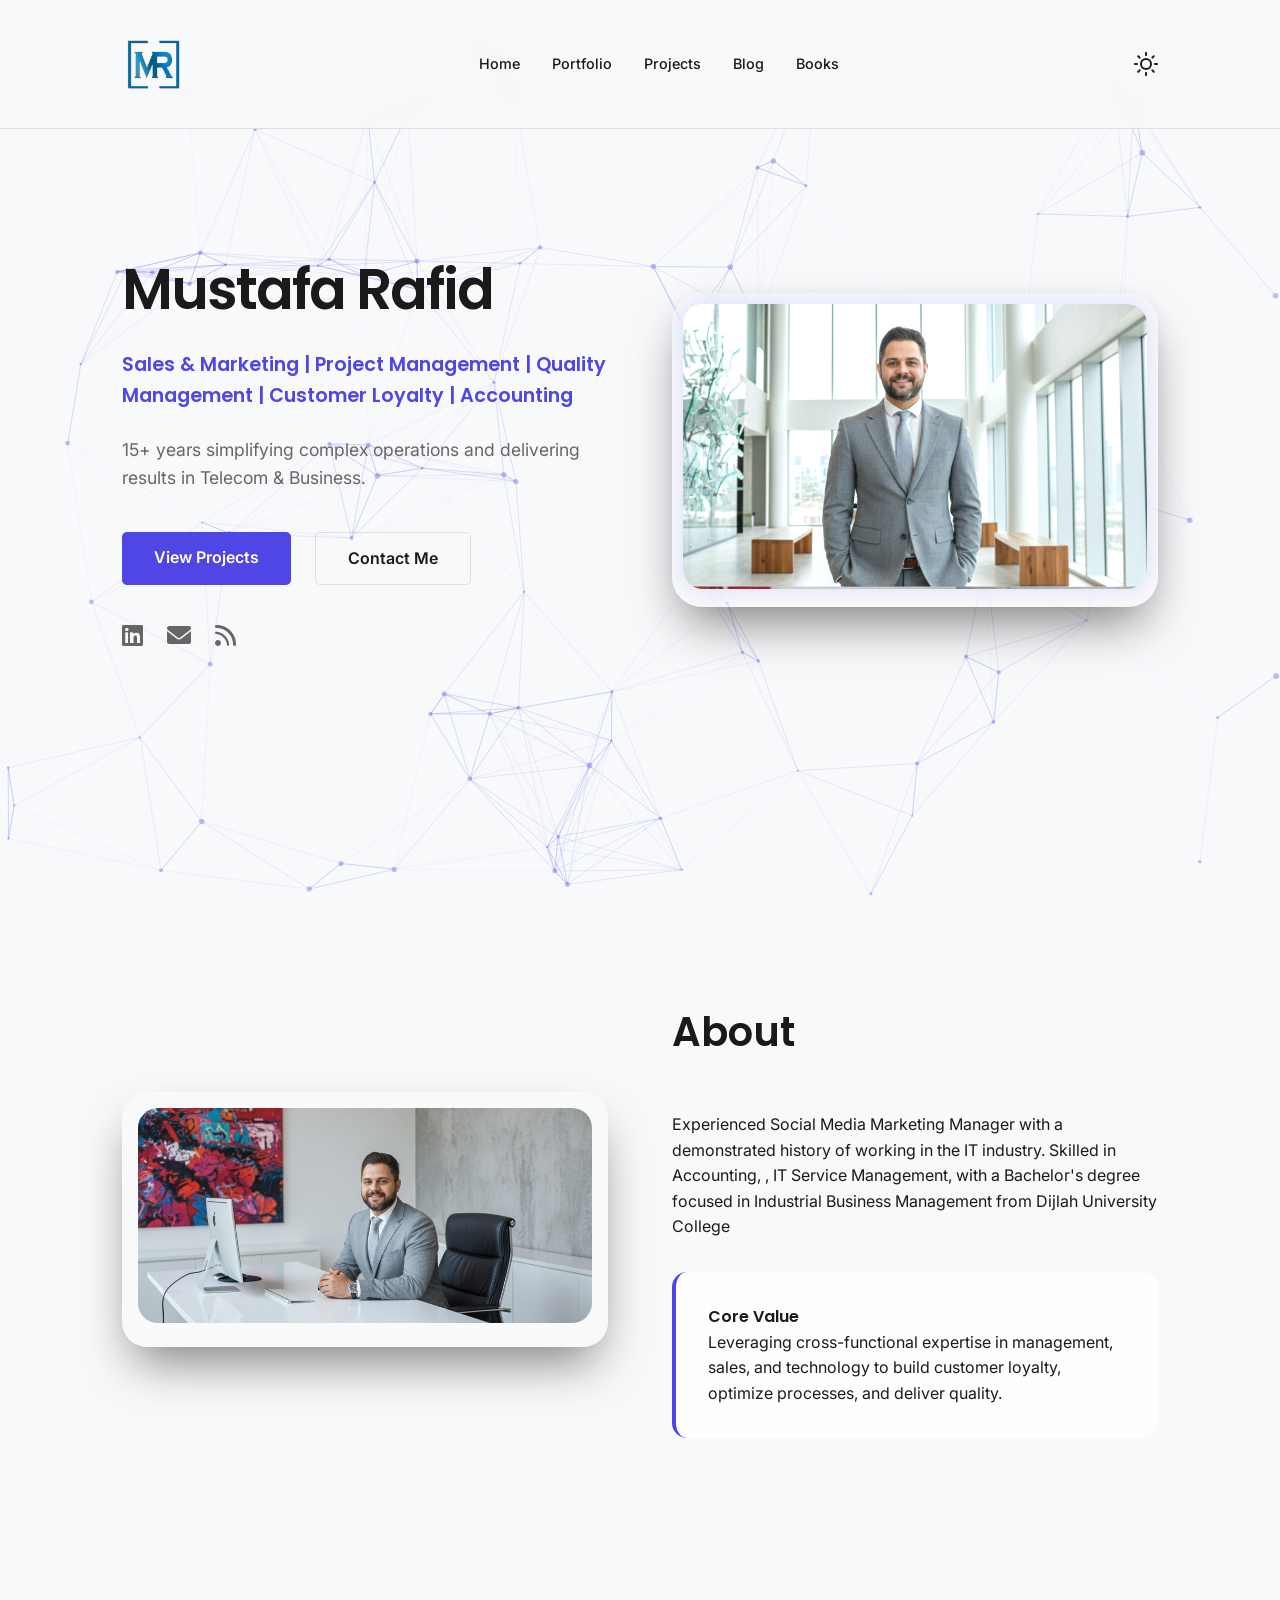
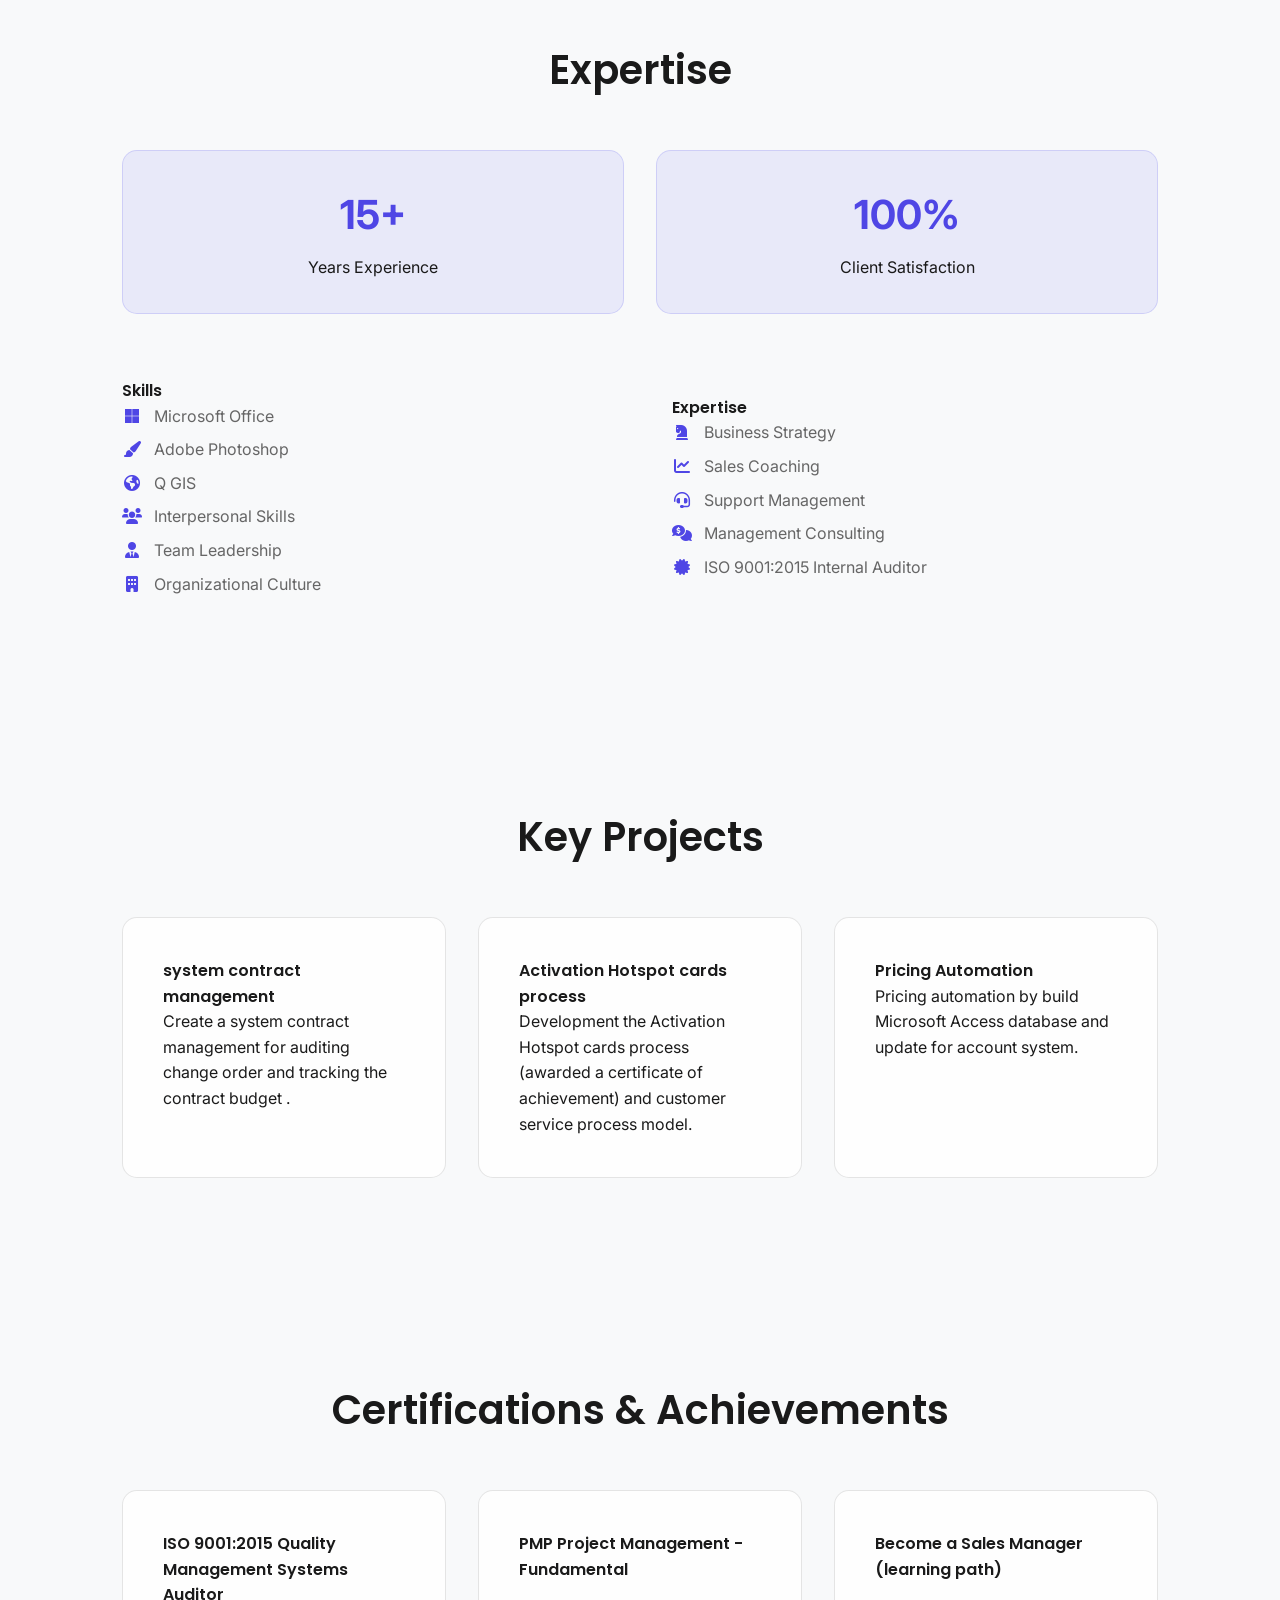
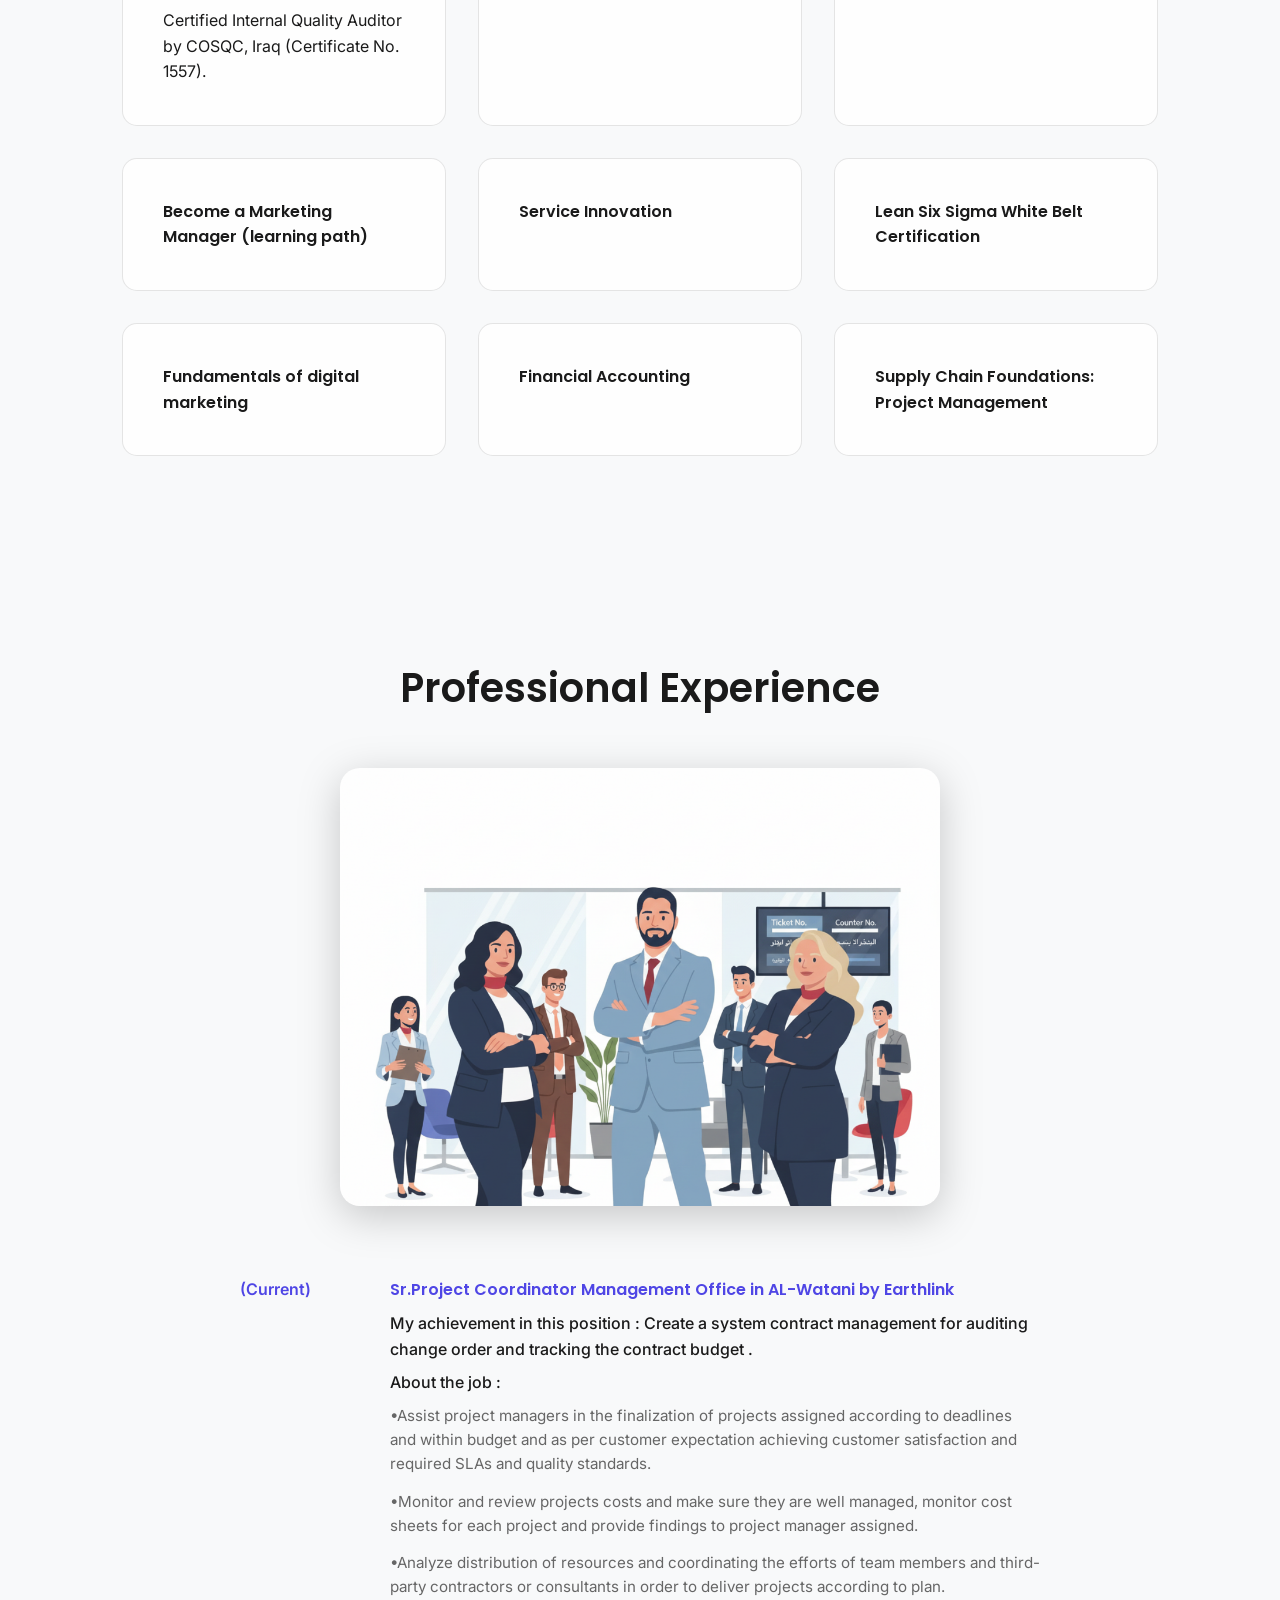
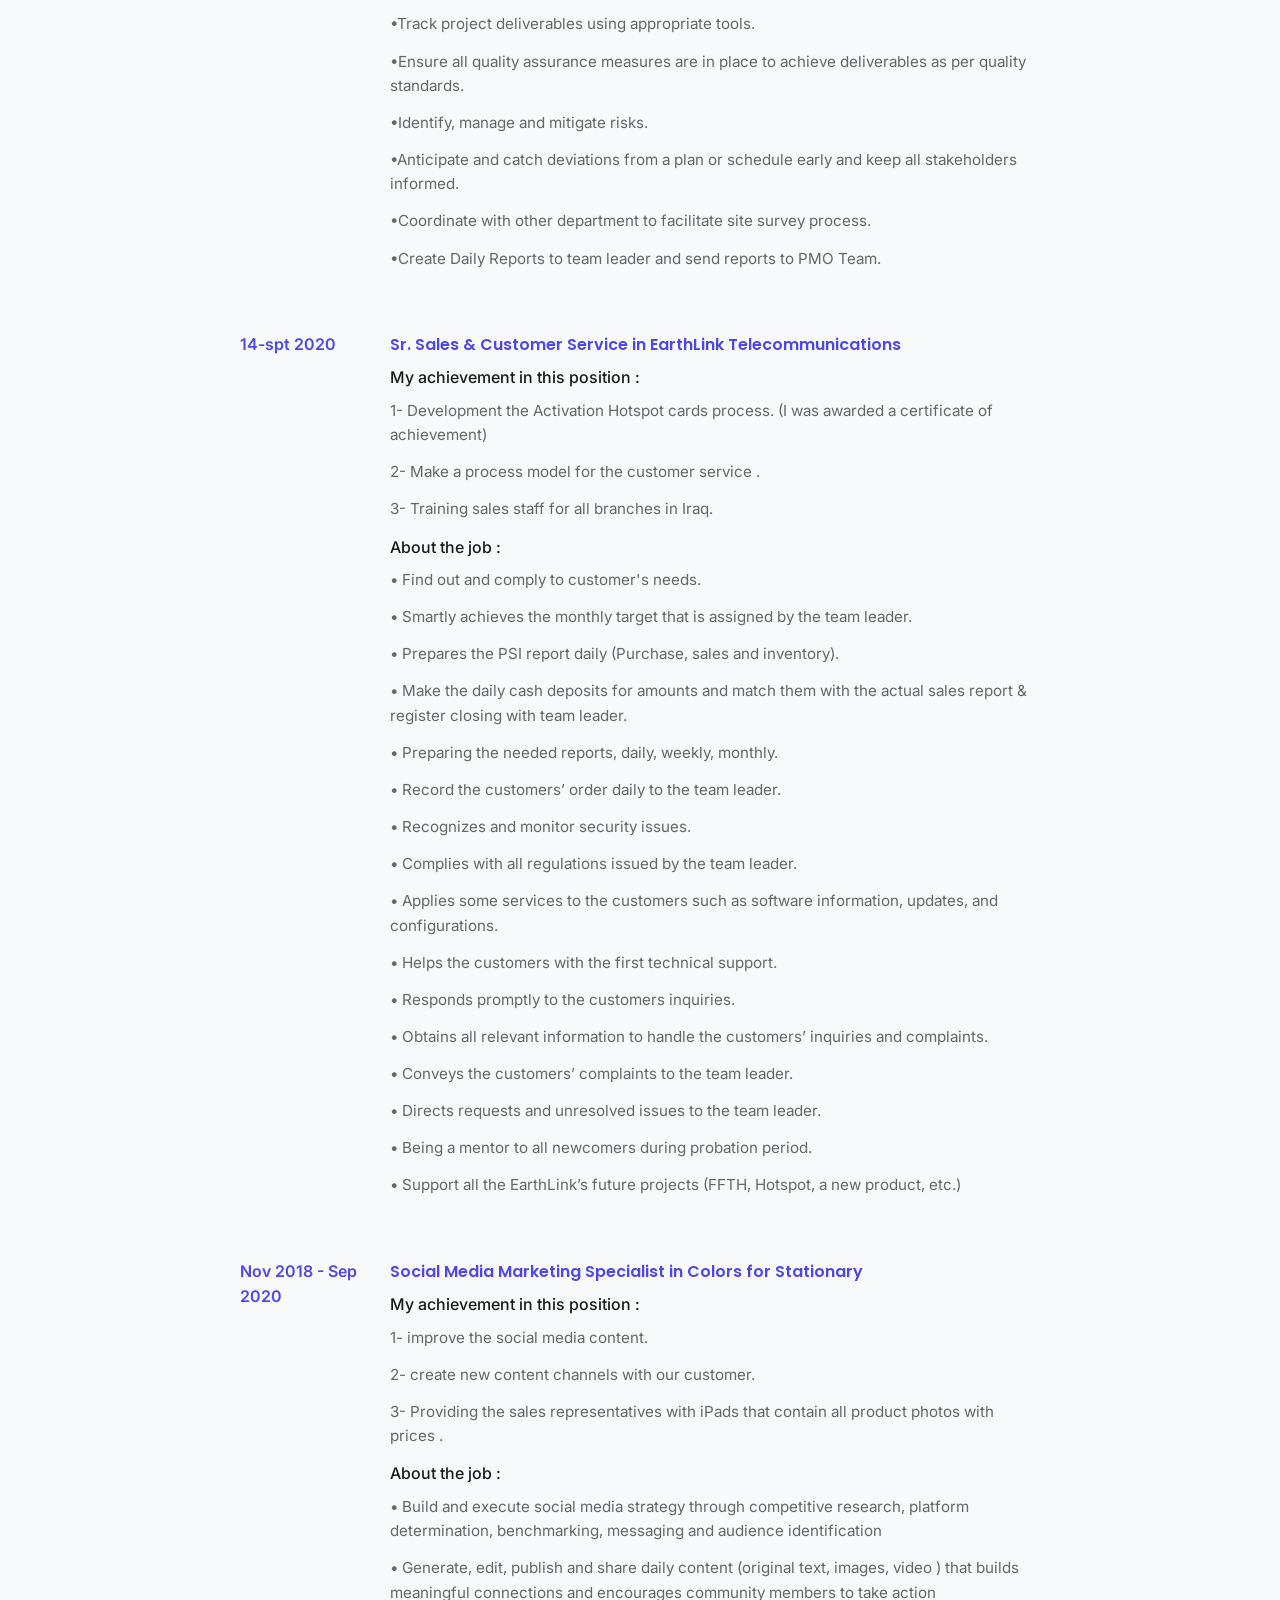
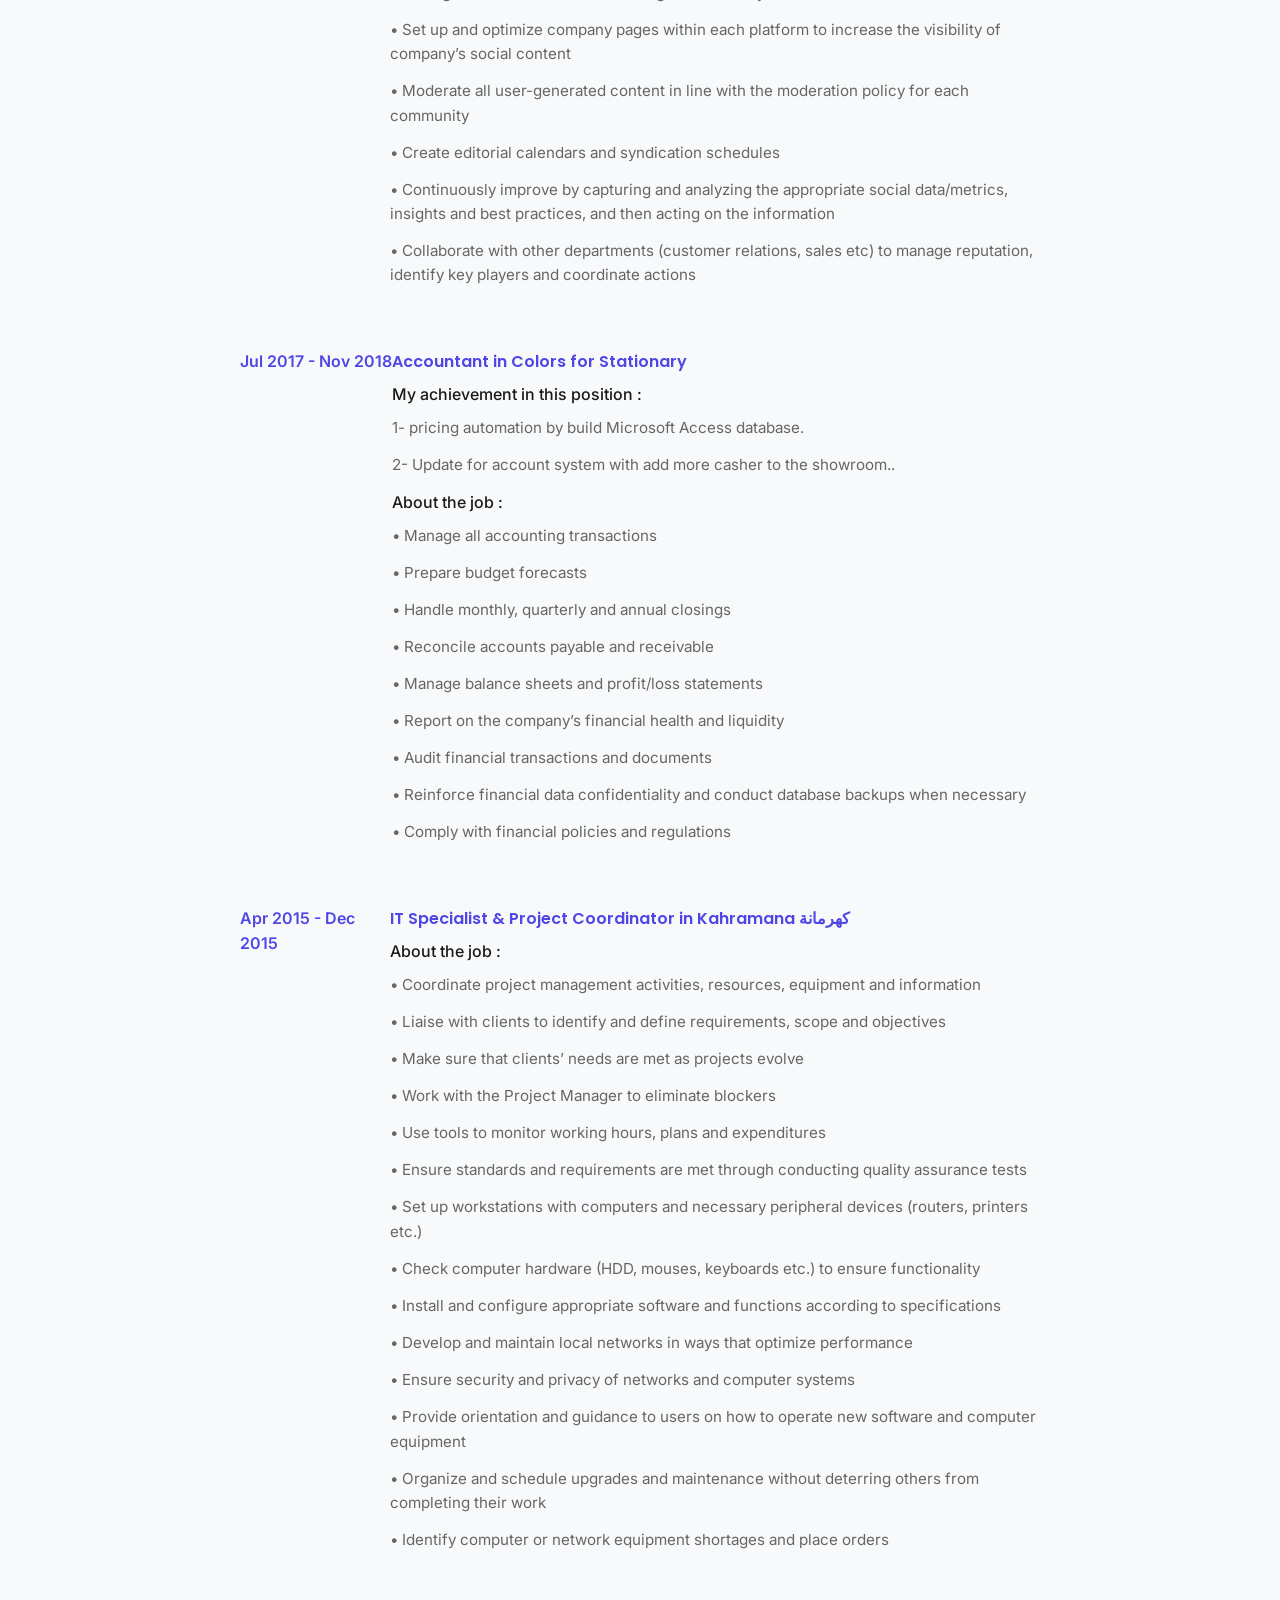
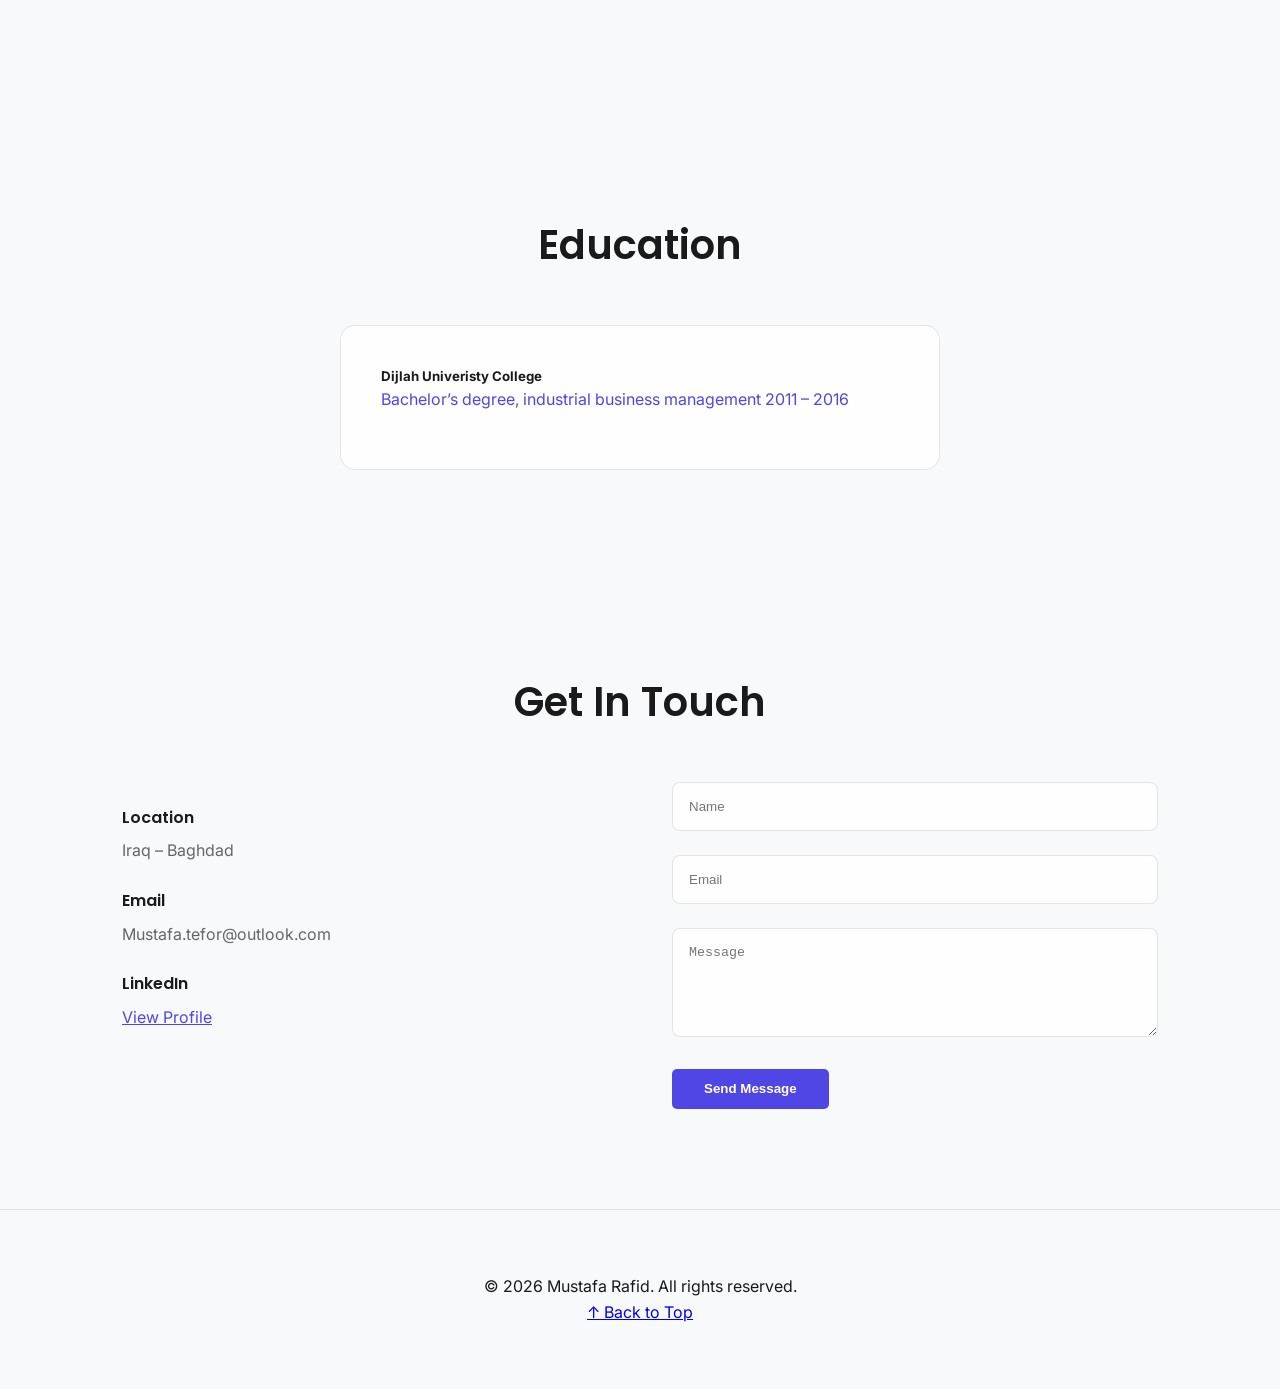
<file: index.html>
<!DOCTYPE html>
<html lang="en" data-theme="light">

<head>
    <meta charset="UTF-8">
    <meta name="viewport" content="width=device-width, initial-scale=1.0">
    <title>Mustafa Rafid | Senior Project Coordinator</title>
    <meta name="description"
        content="Portfolio of Mustafa Rafid, a Senior Project Coordinator with over 15 years of experience in project management, digital marketing, and business operations.">
    <link
        href="https://fonts.googleapis.com/css2?family=Inter:wght@300;400;600;700&family=Poppins:wght@400;600&display=swap"
        rel="stylesheet">
    <link rel="stylesheet" href="css/style.css">
    <!-- FontAwesome for Social Icons -->
    <link rel="stylesheet" href="https://cdnjs.cloudflare.com/ajax/libs/font-awesome/6.0.0/css/all.min.css">
</head>

<body>
    <canvas id="bg-canvas"></canvas>

    <nav class="navbar">
        <div class="container">
            <a href="index.html" class="logo-link"><img src="images/logo.png" alt="MR Logo" class="logo-img"></a>
            <ul class="nav-links">
                <li><a href="index.html">Home</a></li>
                <li><a href="portfolio/index.html">Portfolio</a></li>
                <li><a href="projects/index.html">Projects</a></li>
                <li><a href="blog/index.html">Blog</a></li>
                <li><a href="Books/index.html">Books</a></li>
            </ul>
            <div class="theme-toggle" id="theme-toggle">
                <svg class="sun" xmlns="http://www.w3.org/2000/svg" width="24" height="24" viewBox="0 0 24 24"
                    fill="none" stroke="currentColor" stroke-width="2" stroke-linecap="round" stroke-linejoin="round">
                    <circle cx="12" cy="12" r="5"></circle>
                    <line x1="12" y1="1" x2="12" y2="3"></line>
                    <line x1="12" y1="21" x2="12" y2="23"></line>
                    <line x1="4.22" y1="4.22" x2="5.64" y2="5.64"></line>
                    <line x1="18.36" y1="18.36" x2="19.78" y2="19.78"></line>
                    <line x1="1" y1="12" x2="3" y2="12"></line>
                    <line x1="21" y1="12" x2="23" y2="12"></line>
                    <line x1="4.22" y1="19.78" x2="5.64" y2="18.36"></line>
                    <line x1="18.36" y1="5.64" x2="19.78" y2="4.22"></line>
                </svg>
                <svg class="moon" xmlns="http://www.w3.org/2000/svg" width="24" height="24" viewBox="0 0 24 24"
                    fill="none" stroke="currentColor" stroke-width="2" stroke-linecap="round" stroke-linejoin="round">
                    <path d="M21 12.79A9 9 0 1 1 11.21 3 7 7 0 0 0 21 12.79z"></path>
                </svg>
            </div>
            <div class="hamburger">
                <span></span><span></span><span></span>
            </div>
        </div>
    </nav>

    <section class="hero" id="home">
        <div class="container grid">
            <div class="hero-content reveal">
                <h1 class="glitch">Mustafa Rafid</h1>
                <h2 class="role">Sales & Marketing | Project Management | Quality Management | Customer Loyalty |
                    Accounting</h2>
                <p class="intro">15+ years simplifying complex operations and delivering results in Telecom & Business.
                </p>
                <div class="hero-btns">
                    <a href="#projects" class="btn btn-primary">View Projects</a>
                    <a href="#contact" class="btn btn-outline">Contact Me</a>
                </div>
                <div class="hero-socials">
                    <a href="https://www.linkedin.com/in/mustafa-rafid-al-sheikhly" target="_blank"
                        title="Mustafa rafid Profile"><i class="fab fa-linkedin"></i></a>
                    <a href="mailto:Mustafa.tefor@outlook.com" title="Email"><i class="fas fa-envelope"></i></a>
                    <a href="#blog" title="Blog"><i class="fas fa-rss"></i></a>
                </div>
            </div>
            <div class="hero-image reveal">
                <div class="img-wrapper">
                    <img src="images/portrait_standing.png" alt="Mustafa Rafid Standing">
                </div>
            </div>

        </div>
    </section>

    <section class="about section" id="about">
        <div class="container grid">
            <div class="about-image reveal">
                <div class="img-wrapper">
                    <img src="images/portrait_desk.png" alt="Mustafa Rafid at Desk">
                </div>
            </div>
            <div class="about-text reveal">
                <h3 class="section-title">About</h3>
                <p>Experienced Social Media Marketing Manager with a demonstrated history of working in the IT industry.
                    Skilled in Accounting, , IT Service Management, with a Bachelor's degree focused in Industrial
                    Business Management from Dijlah University College</p>
                <div class="objective-card">
                    <h4>Core Value</h4>
                    <p>Leveraging cross-functional expertise in management, sales, and technology to build customer
                        loyalty, optimize processes, and deliver quality.</p>
                </div>
            </div>
        </div>
    </section>

    <section class="skills section" id="skills">
        <div class="container">
            <h3 class="section-title text-center">Expertise</h3>

            <div class="stats-grid reveal" style="margin-bottom: 4rem;">
                <div class="stat-card">
                    <div class="stat-number">15+</div>
                    <div class="stat-label">Years Experience</div>
                </div>

                <div class="stat-card">
                    <div class="stat-number">100%</div>
                    <div class="stat-label">Client Satisfaction</div>
                </div>
            </div>

            <div class="grid">
                <div class="skill-column reveal">
                    <h4>Skills</h4>
                    <ul style="list-style: none; color: var(--text-muted); padding-left: 0;">
                        <li style="margin-bottom: 0.5rem;"><i class="fab fa-microsoft"
                                style="color: var(--accent); margin-right: 8px; width: 20px; text-align: center;"></i>
                            Microsoft Office</li>
                        <li style="margin-bottom: 0.5rem;"><i class="fas fa-paint-brush"
                                style="color: var(--accent); margin-right: 8px; width: 20px; text-align: center;"></i>
                            Adobe Photoshop</li>
                        <li style="margin-bottom: 0.5rem;"><i class="fas fa-globe-americas"
                                style="color: var(--accent); margin-right: 8px; width: 20px; text-align: center;"></i> Q
                            GIS</li>
                        <li style="margin-bottom: 0.5rem;"><i class="fas fa-users"
                                style="color: var(--accent); margin-right: 8px; width: 20px; text-align: center;"></i>
                            Interpersonal Skills</li>
                        <li style="margin-bottom: 0.5rem;"><i class="fas fa-user-tie"
                                style="color: var(--accent); margin-right: 8px; width: 20px; text-align: center;"></i>
                            Team Leadership</li>
                        <li style="margin-bottom: 0.5rem;"><i class="fas fa-building"
                                style="color: var(--accent); margin-right: 8px; width: 20px; text-align: center;"></i>
                            Organizational Culture</li>
                    </ul>
                </div>
                <div class="skill-column reveal">
                    <h4>Expertise</h4>
                    <ul style="list-style: none; color: var(--text-muted); padding-left: 0;">
                        <li style="margin-bottom: 0.5rem;"><i class="fas fa-chess-knight"
                                style="color: var(--accent); margin-right: 8px; width: 20px; text-align: center;"></i>
                            Business Strategy</li>
                        <li style="margin-bottom: 0.5rem;"><i class="fas fa-chart-line"
                                style="color: var(--accent); margin-right: 8px; width: 20px; text-align: center;"></i>
                            Sales Coaching</li>
                        <li style="margin-bottom: 0.5rem;"><i class="fas fa-headset"
                                style="color: var(--accent); margin-right: 8px; width: 20px; text-align: center;"></i>
                            Support Management</li>
                        <li style="margin-bottom: 0.5rem;"><i class="fas fa-comments-dollar"
                                style="color: var(--accent); margin-right: 8px; width: 20px; text-align: center;"></i>
                            Management Consulting</li>
                        <li style="margin-bottom: 0.5rem;"><i class="fas fa-certificate"
                                style="color: var(--accent); margin-right: 8px; width: 20px; text-align: center;"></i>
                            ISO 9001:2015 Internal Auditor</li>
                    </ul>
                </div>
            </div>
        </div>
    </section>

    <section class="projects section" id="projects">
        <div class="container">
            <h3 class="section-title text-center">Key Projects</h3>
            <div class="projects-grid">
                <article class="project-card reveal">
                    <div class="project-info">
                        <h4>system contract management</h4>
                        <p>Create a system contract management for auditing change order and tracking the contract
                            budget .</p>
                    </div>
                </article>
                <article class="project-card reveal">
                    <div class="project-info">
                        <h4>Activation Hotspot cards process</h4>
                        <p>Development the Activation Hotspot cards process (awarded a certificate of achievement) and
                            customer service process model.</p>
                    </div>
                </article>
                <article class="project-card reveal">
                    <div class="project-info">
                        <h4>Pricing Automation</h4>
                        <p>Pricing automation by build Microsoft Access database and update for account system.</p>
                    </div>
                </article>
            </div>
        </div>
    </section>

    <section class="projects section" id="certifications">
        <div class="container">
            <h3 class="section-title text-center">Certifications & Achievements</h3>
            <div class="projects-grid">
                <article class="project-card reveal">
                    <div class="project-info">
                        <h4>ISO 9001:2015 Quality Management Systems Auditor</h4>
                        <p>Certified Internal Quality Auditor by COSQC, Iraq (Certificate No. 1557).</p>

                    </div>
                </article>
                <article class="project-card reveal">
                    <div class="project-info">
                        <h4>PMP Project Management - Fundamental</h4>
                    </div>
                </article>
                <article class="project-card reveal">
                    <div class="project-info">
                        <h4>Become a Sales Manager (learning path)</h4>
                    </div>
                </article>
                <article class="project-card reveal">
                    <div class="project-info">
                        <h4>Become a Marketing Manager (learning path)</h4>
                    </div>
                </article>
                <article class="project-card reveal">
                    <div class="project-info">
                        <h4>Service Innovation</h4>
                    </div>
                </article>
                <article class="project-card reveal">
                    <div class="project-info">
                        <h4>Lean Six Sigma White Belt Certification</h4>
                    </div>
                </article>
                <article class="project-card reveal">
                    <div class="project-info">
                        <h4>Fundamentals of digital marketing</h4>
                    </div>
                </article>
                <article class="project-card reveal">
                    <div class="project-info">
                        <h4>Financial Accounting</h4>
                    </div>
                </article>
                <article class="project-card reveal">
                    <div class="project-info">
                        <h4>Supply Chain Foundations: Project Management</h4>
                    </div>
                </article>
            </div>
        </div>
    </section>

    <section class="experience section" id="experience">
        <div class="container">
            <h3 class="section-title text-center">Professional Experience</h3>
            <div class="reveal" style="text-align: center; margin-bottom: 4rem;">
                <img src="images/team_illustration.png" alt="Team Work Illustration"
                    style="max-width: 600px; width: 100%; border-radius: 20px; filter: drop-shadow(0 10px 20px rgba(0,0,0,0.2));">
            </div>
            <div class="timeline">
                <div class="timeline-item reveal">
                    <div class="timeline-date">(Current)</div>
                    <div class="timeline-content">
                        <h4>Sr.Project Coordinator Management Office in AL-Watani by Earthlink</h4>
                        <p>My achievement in this position : Create a system contract management for auditing change
                            order and tracking the contract budget .</p>
                        <p>About the job :</p>
                        <ul>
                            <li>•Assist project managers in the finalization of projects assigned according to deadlines
                                and within budget and as per customer expectation achieving customer satisfaction and
                                required SLAs and quality standards.</li>
                            <li>•Monitor and review projects costs and make sure they are well managed, monitor cost
                                sheets for each project and provide findings to project manager assigned.</li>
                            <li>•Analyze distribution of resources and coordinating the efforts of team members and
                                third-party contractors or consultants in order to deliver projects according to plan.
                            </li>
                            <li>•Track project deliverables using appropriate tools.</li>
                            <li>•Ensure all quality assurance measures are in place to achieve deliverables as per
                                quality standards.</li>
                            <li>•Identify, manage and mitigate risks.</li>
                            <li>•Anticipate and catch deviations from a plan or schedule early and keep all stakeholders
                                informed.</li>
                            <li>•Coordinate with other department to facilitate site survey process.</li>
                            <li>•Create Daily Reports to team leader and send reports to PMO Team.</li>
                        </ul>
                    </div>
                </div>
                <div class="timeline-item reveal">
                    <div class="timeline-date">14-spt 2020</div>
                    <div class="timeline-content">
                        <h4>Sr. Sales & Customer Service in EarthLink Telecommunications</h4>
                        <p>My achievement in this position :</p>
                        <ul>
                            <li>1- Development the Activation Hotspot cards process. (I was awarded a certificate of
                                achievement)</li>
                            <li>2- Make a process model for the customer service .</li>
                            <li>3- Training sales staff for all branches in Iraq.</li>
                        </ul>
                        <p>About the job :</p>
                        <ul>
                            <li>• Find out and comply to customer's needs.</li>
                            <li>• Smartly achieves the monthly target that is assigned by the team leader.</li>
                            <li>• Prepares the PSI report daily (Purchase, sales and inventory).</li>
                            <li>• Make the daily cash deposits for amounts and match them with the actual sales report &
                                register closing with team leader.</li>
                            <li>• Preparing the needed reports, daily, weekly, monthly.</li>
                            <li>• Record the customers’ order daily to the team leader.</li>
                            <li>• Recognizes and monitor security issues.</li>
                            <li>• Complies with all regulations issued by the team leader.</li>
                            <li>• Applies some services to the customers such as software information, updates, and
                                configurations.</li>
                            <li>• Helps the customers with the first technical support.</li>
                            <li>• Responds promptly to the customers inquiries.</li>
                            <li>• Obtains all relevant information to handle the customers’ inquiries and complaints.
                            </li>
                            <li>• Conveys the customers’ complaints to the team leader.</li>
                            <li>• Directs requests and unresolved issues to the team leader.</li>
                            <li>• Being a mentor to all newcomers during probation period.</li>
                            <li>• Support all the EarthLink’s future projects (FFTH, Hotspot, a new product, etc.)</li>
                        </ul>
                    </div>
                </div>
                <div class="timeline-item reveal">
                    <div class="timeline-date">Nov 2018 - Sep 2020</div>
                    <div class="timeline-content">
                        <h4>Social Media Marketing Specialist in Colors for Stationary</h4>
                        <p>My achievement in this position :</p>
                        <ul>
                            <li>1- improve the social media content.</li>
                            <li>2- create new content channels with our customer.</li>
                            <li>3- Providing the sales representatives with iPads that contain all product photos with
                                prices .</li>
                        </ul>
                        <p>About the job :</p>
                        <ul>
                            <li>• Build and execute social media strategy through competitive research, platform
                                determination, benchmarking, messaging and audience identification</li>
                            <li>• Generate, edit, publish and share daily content (original text, images, video ) that
                                builds meaningful connections and encourages community members to take action</li>
                            <li>• Set up and optimize company pages within each platform to increase the visibility of
                                company’s social content</li>
                            <li>• Moderate all user-generated content in line with the moderation policy for each
                                community</li>
                            <li>• Create editorial calendars and syndication schedules</li>
                            <li>• Continuously improve by capturing and analyzing the appropriate social data/metrics,
                                insights and best practices, and then acting on the information</li>
                            <li>• Collaborate with other departments (customer relations, sales etc) to manage
                                reputation, identify key players and coordinate actions</li>
                        </ul>
                    </div>
                </div>
                <div class="timeline-item reveal">
                    <div class="timeline-date">Jul 2017 - Nov 2018</div>
                    <div class="timeline-content">
                        <h4>Accountant in Colors for Stationary</h4>
                        <p>My achievement in this position :</p>
                        <ul>
                            <li>1- pricing automation by build Microsoft Access database.</li>
                            <li>2- Update for account system with add more casher to the showroom..</li>
                        </ul>
                        <p>About the job :</p>
                        <ul>
                            <li>• Manage all accounting transactions</li>
                            <li>• Prepare budget forecasts</li>
                            <li>• Handle monthly, quarterly and annual closings</li>
                            <li>• Reconcile accounts payable and receivable</li>
                            <li>• Manage balance sheets and profit/loss statements</li>
                            <li>• Report on the company’s financial health and liquidity</li>
                            <li>• Audit financial transactions and documents</li>
                            <li>• Reinforce financial data confidentiality and conduct database backups when necessary
                            </li>
                            <li>• Comply with financial policies and regulations</li>
                        </ul>
                    </div>
                </div>
                <div class="timeline-item reveal">
                    <div class="timeline-date">Apr 2015 - Dec 2015</div>
                    <div class="timeline-content">
                        <h4>IT Specialist & Project Coordinator in Kahramana كهرمانة</h4>
                        <p>About the job :</p>
                        <ul>
                            <li>• Coordinate project management activities, resources, equipment and information</li>
                            <li>• Liaise with clients to identify and define requirements, scope and objectives</li>
                            <li>• Make sure that clients’ needs are met as projects evolve</li>
                            <li>• Work with the Project Manager to eliminate blockers</li>
                            <li>• Use tools to monitor working hours, plans and expenditures</li>
                            <li>• Ensure standards and requirements are met through conducting quality assurance tests
                            </li>
                            <li>• Set up workstations with computers and necessary peripheral devices (routers, printers
                                etc.)</li>
                            <li>• Check computer hardware (HDD, mouses, keyboards etc.) to ensure functionality</li>
                            <li>• Install and configure appropriate software and functions according to specifications
                            </li>
                            <li>• Develop and maintain local networks in ways that optimize performance</li>
                            <li>• Ensure security and privacy of networks and computer systems</li>
                            <li>• Provide orientation and guidance to users on how to operate new software and computer
                                equipment</li>
                            <li>• Organize and schedule upgrades and maintenance without deterring others from
                                completing their work</li>
                            <li>• Identify computer or network equipment shortages and place orders</li>
                        </ul>
                    </div>
                </div>
            </div>
        </div>
    </section>

    <section class="services section" id="education">
        <div class="container">
            <h3 class="section-title text-center">Education</h3>
            <div class="services-grid" style="display: flex; justify-content: center;">
                <div class="service-card reveal" style="max-width: 600px; width: 100%;">
                    <h5>Dijlah Univeristy College</h5>
                    <p class="company" style="color: var(--accent); margin-bottom: 1rem;">Bachelor’s degree, industrial
                        business management 2011 – 2016</p>
                </div>
            </div>
        </div>
    </section>

    <section class="contact section" id="contact">
        <div class="container">
            <h3 class="section-title text-center">Get In Touch</h3>
            <div class="contact-wrapper grid">
                <div class="contact-info reveal">
                    <div class="info-item">
                        <h4>Location</h4>
                        <p>Iraq – Baghdad</p>
                    </div>
                    <div class="info-item">
                        <h4>Email</h4>
                        <p><a href="mailto:Mustafa.tefor@outlook.com"
                                style="color: var(--text-muted); text-decoration: none;">Mustafa.tefor@outlook.com</a>
                        </p>
                    </div>
                    <div class="info-item">
                        <h4>LinkedIn</h4>
                        <p><a href="https://www.linkedin.com/in/mustafa-rafid-al-sheikhly" target="_blank"
                                style="color: var(--accent);">View Profile</a></p>
                    </div>
                </div>
                <form class="contact-form reveal">
                    <div class="form-group">
                        <input type="text" placeholder="Name" required>
                    </div>
                    <div class="form-group">
                        <input type="email" placeholder="Email" required>
                    </div>
                    <div class="form-group">
                        <textarea placeholder="Message" rows="5" required></textarea>
                    </div>
                    <button type="submit" class="btn btn-primary">Send Message</button>
                </form>
            </div>
        </div>
    </section>

    <footer class="footer">
        <div class="container">
            <p>&copy; 2026 Mustafa Rafid. All rights reserved.</p>
            <a href="#home" class="back-to-top">↑ Back to Top</a>
        </div>
    </footer>

    <script src="js/script.js"></script>
</body>

</html>
</file>
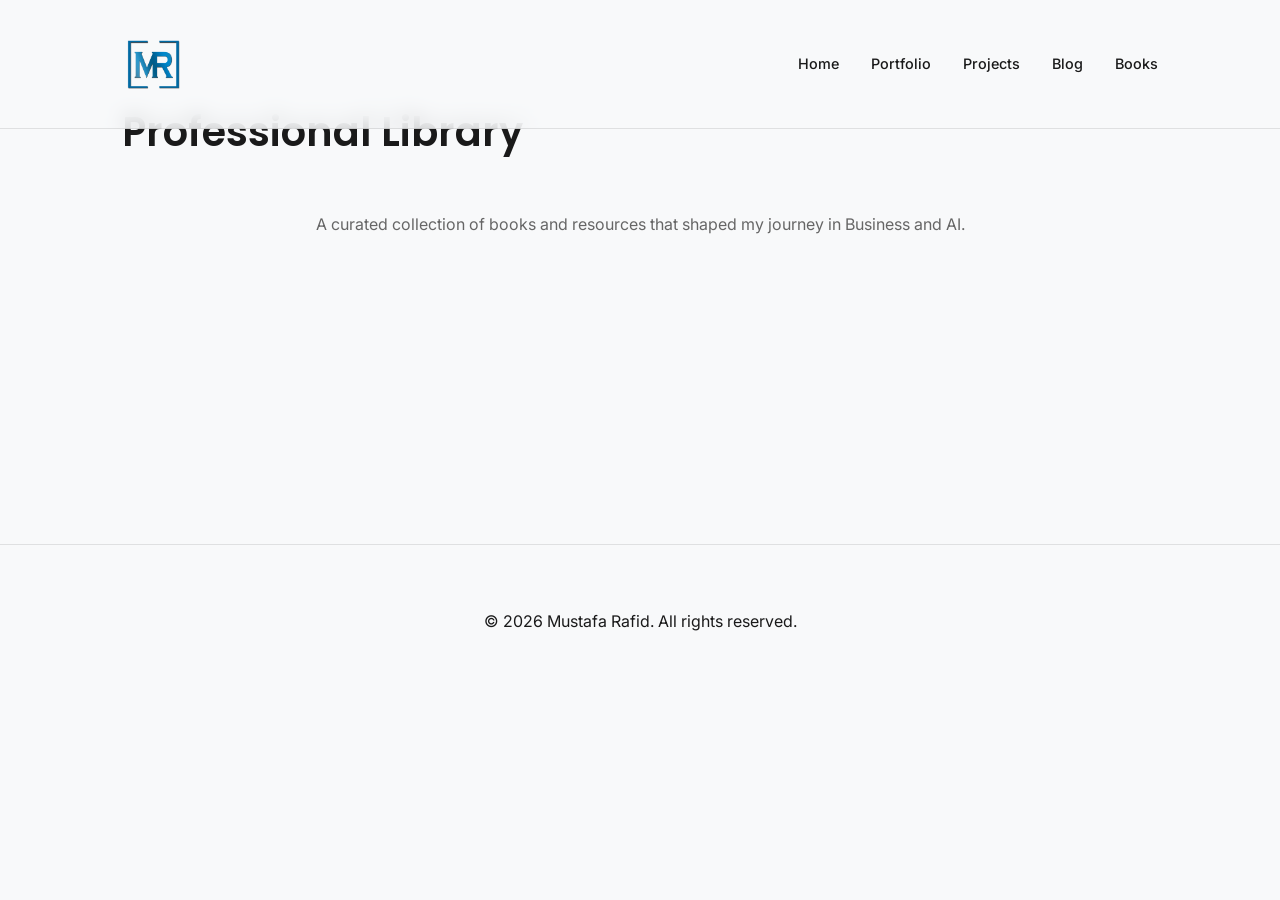
<file: Books/index.html>
<!DOCTYPE html>
<html lang="en" data-theme="light">

<head>
    <meta charset="UTF-8">
    <meta name="viewport" content="width=device-width, initial-scale=1.0">
    <title>Library & Books | Mustafa Rafid</title>
    <link
        href="https://fonts.googleapis.com/css2?family=Inter:wght@300;400;600;700&family=Poppins:wght@400;600&display=swap"
        rel="stylesheet">
    <link rel="stylesheet" href="../css/style.css">
    <link rel="stylesheet" href="https://cdnjs.cloudflare.com/ajax/libs/font-awesome/6.0.0/css/all.min.css">
</head>

<body>
    <nav class="navbar">
        <div class="container">
            <a href="../" class="logo-link"><img src="../images/logo.png" alt="MR Logo" class="logo-img"></a>
            <ul class="nav-links">
                <li><a href="../index.html">Home</a></li>
                <li><a href="../portfolio/index.html">Portfolio</a></li>
                <li><a href="../projects/index.html">Projects</a></li>
                <li><a href="../blog/index.html">Blog</a></li>
                <li><a href="index.html">Books</a></li>
            </ul>
        </div>
    </nav>

    <section class="section">
        <div class="container">
            <h1 class="section-title">Professional Library</h1>
            <p class="text-center" style="margin-bottom: 3rem; color: var(--text-muted);">A curated collection of books
                and resources that shaped my journey in Business and AI.</p>
            <div class="projects-grid">
                <article class="project-card reveal">
                    <div class="project-info">
                        <h4>Management & Strategy</h4>
                        <p>Core resources on business growth and operational excellence.</p>
                    </div>
                </article>
                <article class="project-card reveal">
                    <div class="project-info">
                        <h4>AI & The Future</h4>
                        <p>Exploring the integration of Artificial Intelligence in modern business.</p>
                    </div>
                </article>
            </div>
        </div>
    </section>

    <footer class="footer">
        <p>&copy; 2026 Mustafa Rafid. All rights reserved.</p>
    </footer>
</body>

</html>
</file>
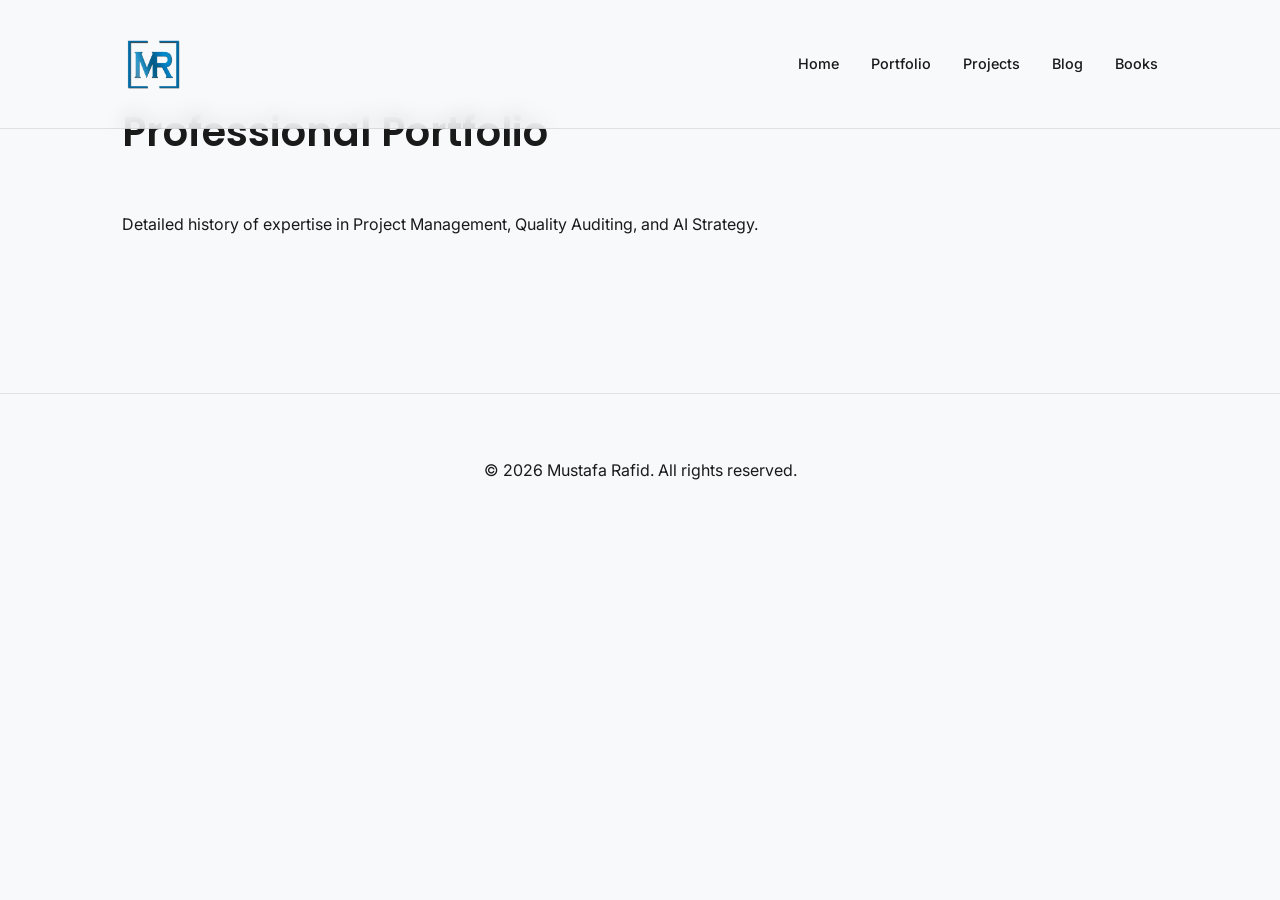
<file: portfolio/index.html>
<!DOCTYPE html>
<html lang="en" data-theme="light">

<head>
    <meta charset="UTF-8">
    <meta name="viewport" content="width=device-width, initial-scale=1.0">
    <title>Portfolio | Mustafa Rafid</title>
    <link
        href="https://fonts.googleapis.com/css2?family=Inter:wght@300;400;600;700&family=Poppins:wght@400;600&display=swap"
        rel="stylesheet">
    <link rel="stylesheet" href="../css/style.css">
    <link rel="stylesheet" href="https://cdnjs.cloudflare.com/ajax/libs/font-awesome/6.0.0/css/all.min.css">
</head>

<body>
    <nav class="navbar">
        <div class="container">
            <a href="../" class="logo-link"><img src="../images/logo.png" alt="MR Logo" class="logo-img"></a>
            <ul class="nav-links">
                <li><a href="../index.html">Home</a></li>
                <li><a href="index.html">Portfolio</a></li>
                <li><a href="../projects/index.html">Projects</a></li>
                <li><a href="../blog/index.html">Blog</a></li>
                <li><a href="../Books/index.html">Books</a></li>
            </ul>
        </div>
    </nav>

    <section class="section">
        <div class="container">
            <h1 class="section-title">Professional Portfolio</h1>
            <p class="intro">Detailed history of expertise in Project Management, Quality Auditing, and AI Strategy.</p>
            <div class="grid">
                <!-- Content will go here -->
                <div class="reveal">
                    <h3>Project Coordination</h3>
                    <p>Experience in Earthlink and AL-Watani.</p>
                </div>
            </div>
        </div>
    </section>

    <footer class="footer">
        <p>&copy; 2026 Mustafa Rafid. All rights reserved.</p>
    </footer>
</body>

</html>
</file>
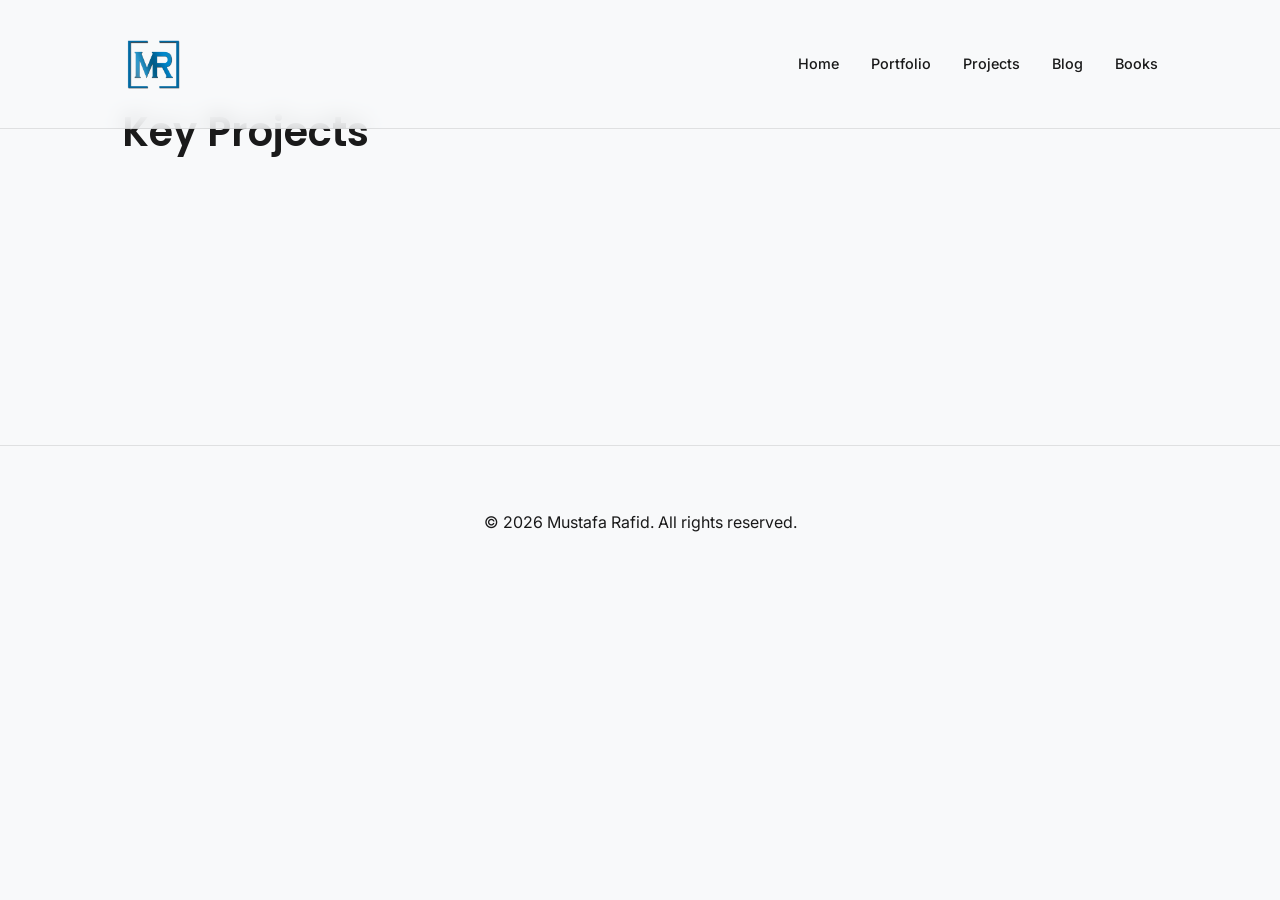
<file: projects/index.html>
<!DOCTYPE html>
<html lang="en" data-theme="light">

<head>
    <meta charset="UTF-8">
    <meta name="viewport" content="width=device-width, initial-scale=1.0">
    <title>Projects | Mustafa Rafid</title>
    <link
        href="https://fonts.googleapis.com/css2?family=Inter:wght@300;400;600;700&family=Poppins:wght@400;600&display=swap"
        rel="stylesheet">
    <link rel="stylesheet" href="../css/style.css">
    <link rel="stylesheet" href="https://cdnjs.cloudflare.com/ajax/libs/font-awesome/6.0.0/css/all.min.css">
</head>

<body>
    <nav class="navbar">
        <div class="container">
            <a href="../" class="logo-link"><img src="../images/logo.png" alt="MR Logo" class="logo-img"></a>
            <ul class="nav-links">
                <li><a href="../index.html">Home</a></li>
                <li><a href="../portfolio/index.html">Portfolio</a></li>
                <li><a href="index.html">Projects</a></li>
                <li><a href="../blog/index.html">Blog</a></li>
                <li><a href="../Books/index.html">Books</a></li>
            </ul>
        </div>
    </nav>

    <section class="section">
        <div class="container">
            <h1 class="section-title">Key Projects</h1>
            <div class="projects-grid">
                <article class="project-card reveal">
                    <h4>Contract Management System</h4>
                    <p>Auditing change orders and tracking budgets.</p>
                </article>
                <article class="project-card reveal">
                    <h4>Hotspot Activation</h4>
                    <p>Standardizing the activation process for hotspot cards.</p>
                </article>
            </div>
        </div>
    </section>

    <footer class="footer">
        <p>&copy; 2026 Mustafa Rafid. All rights reserved.</p>
    </footer>
</body>

</html>
</file>
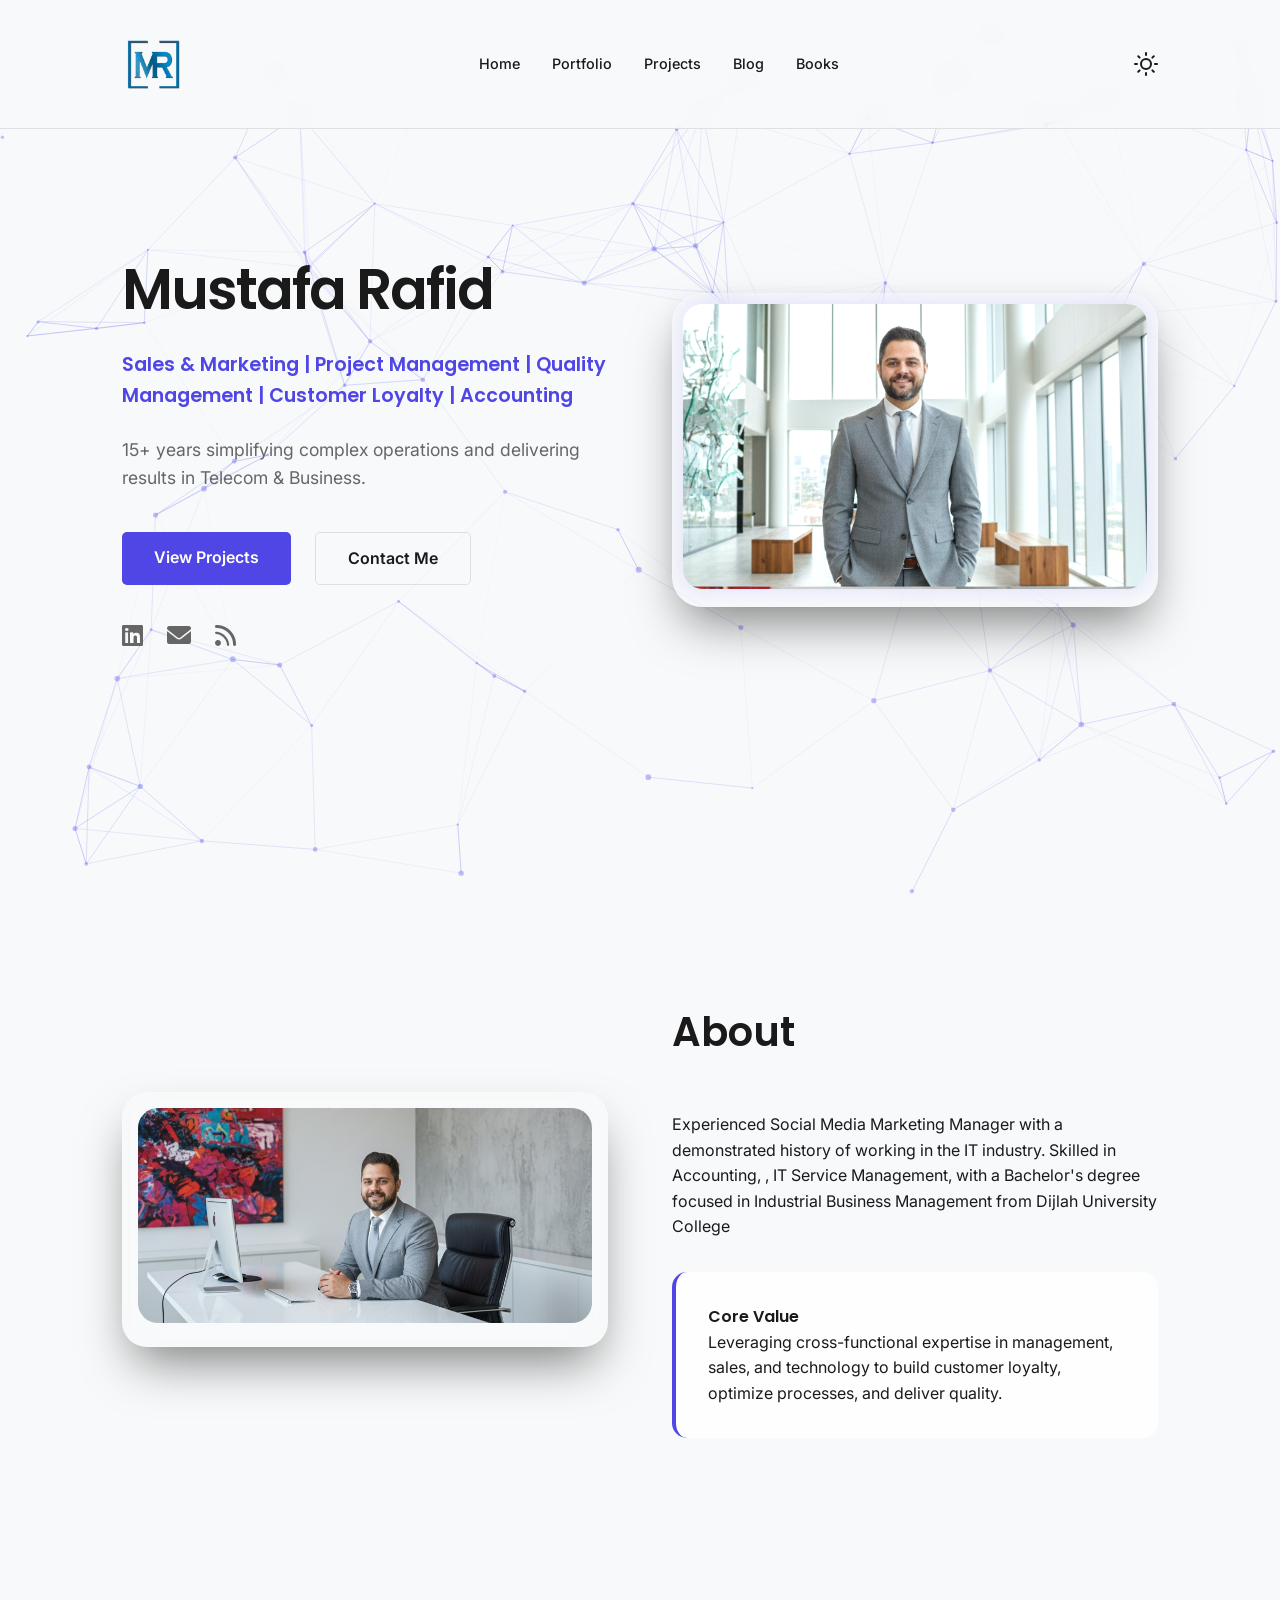
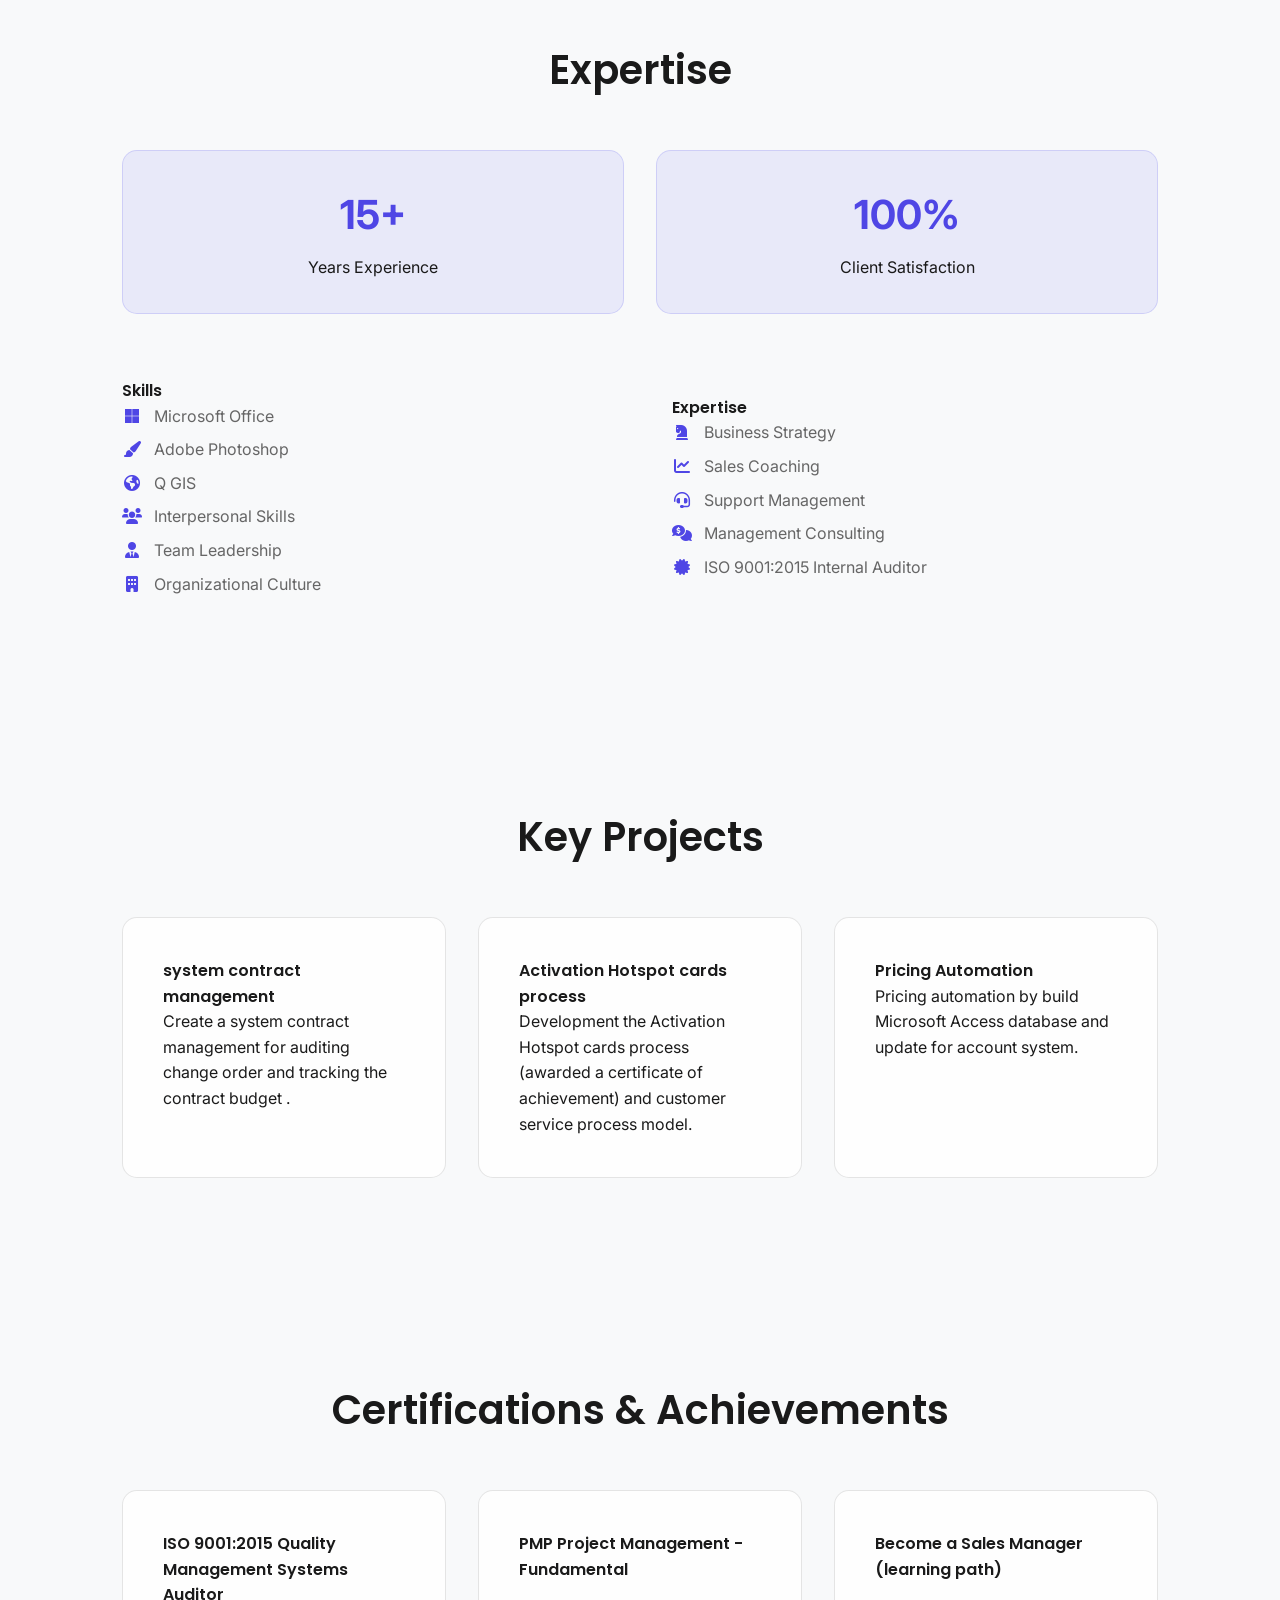
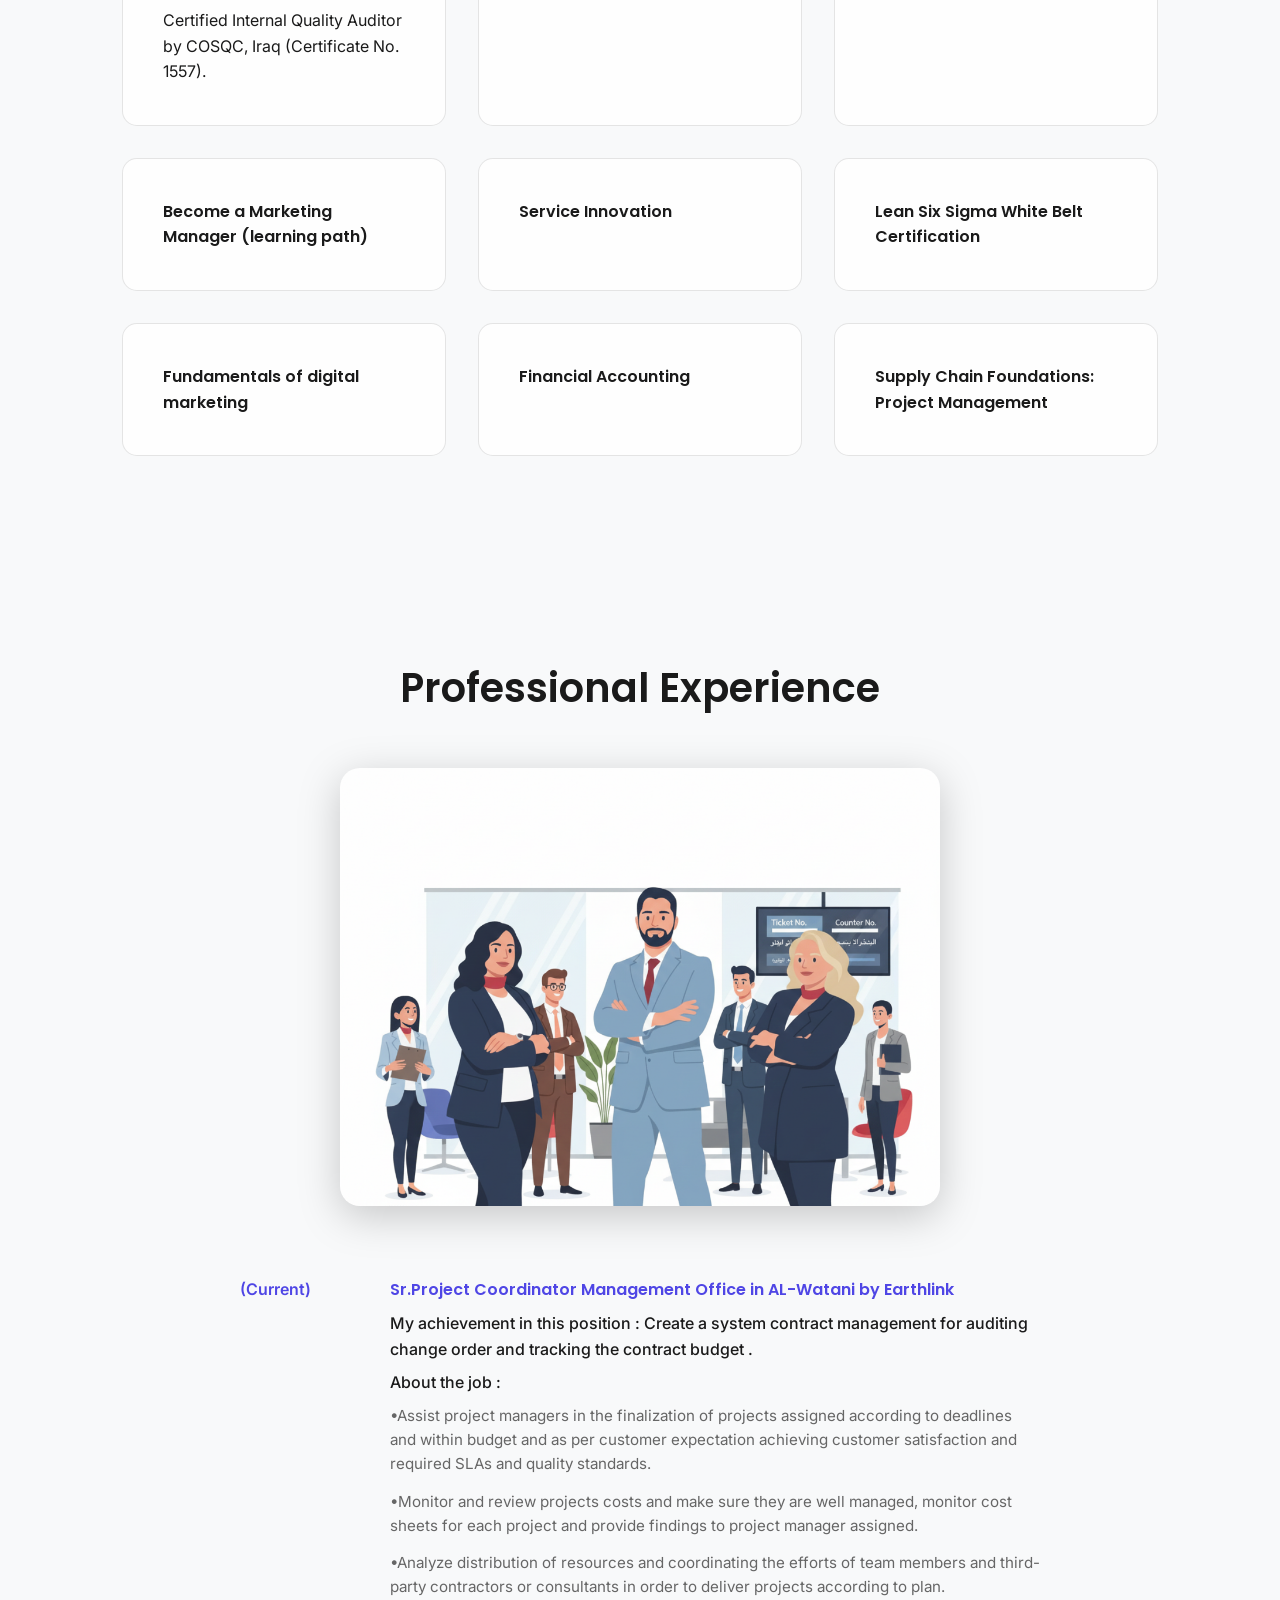
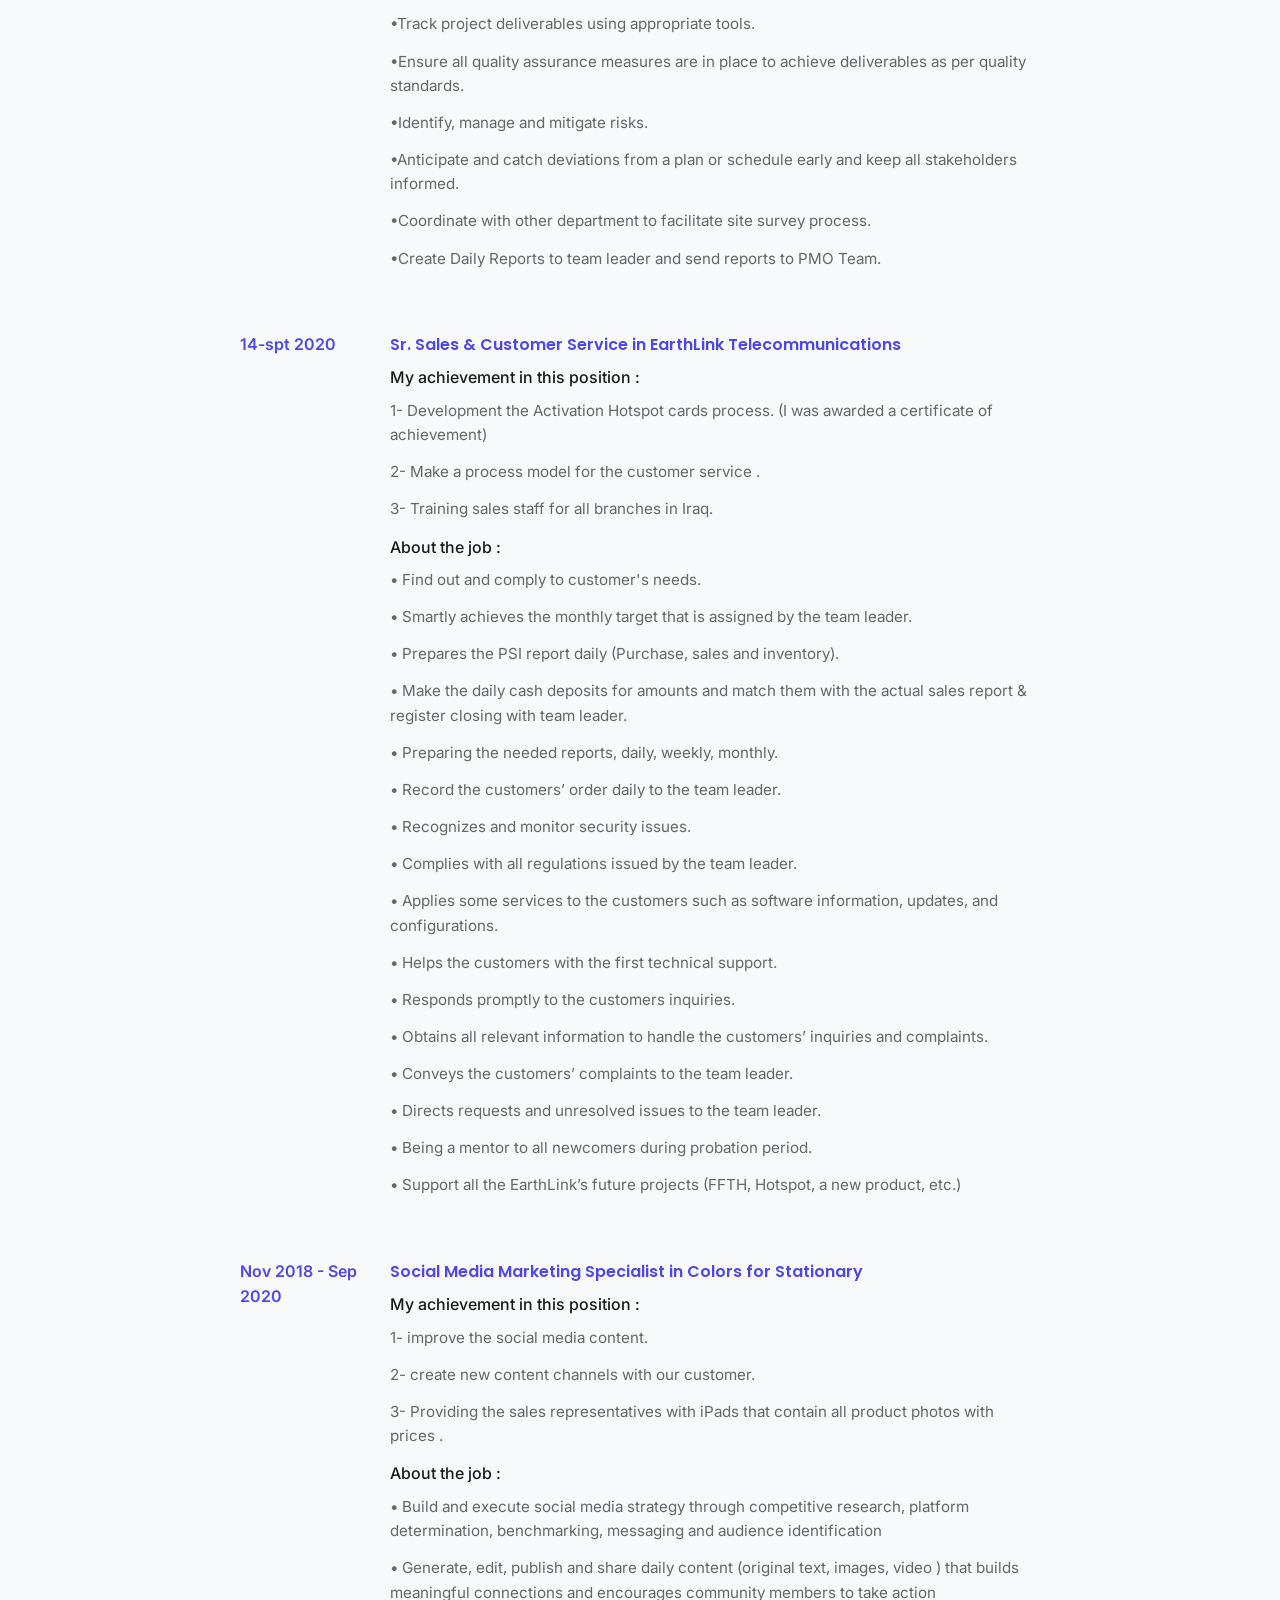
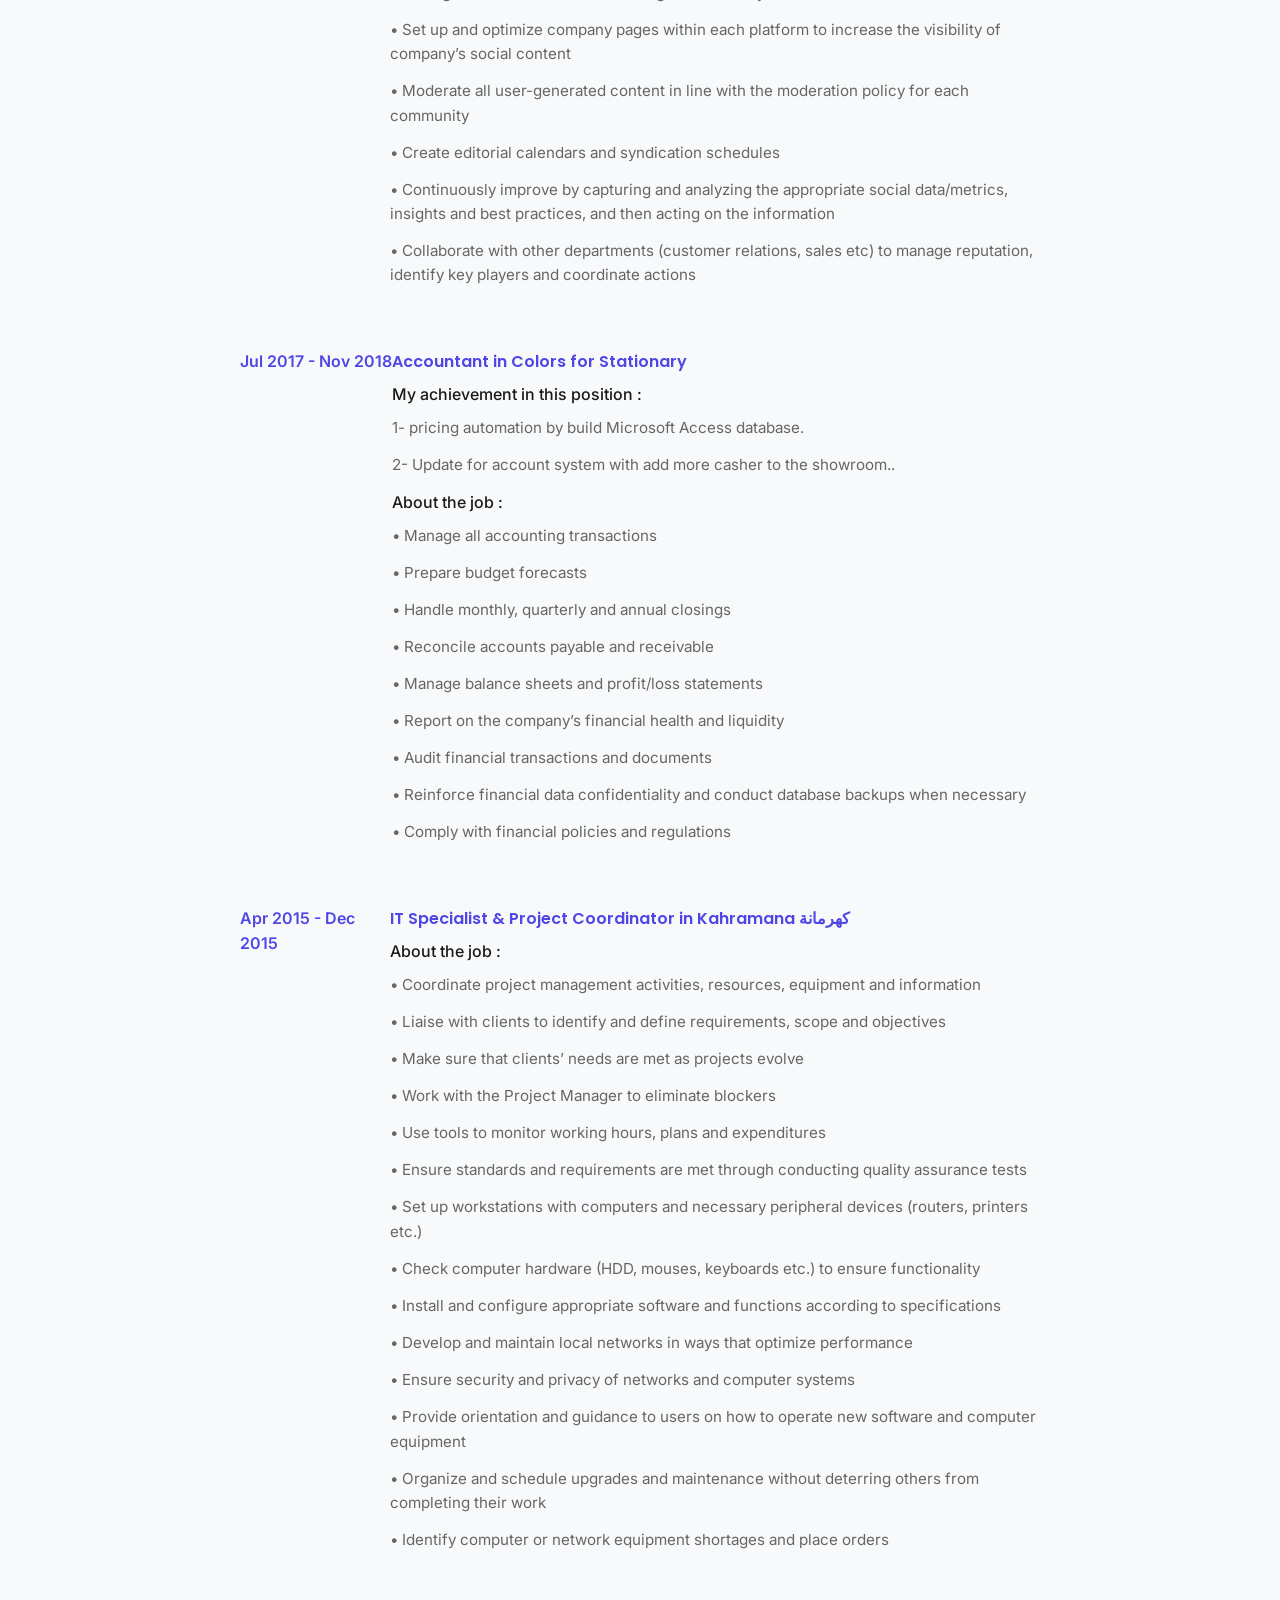
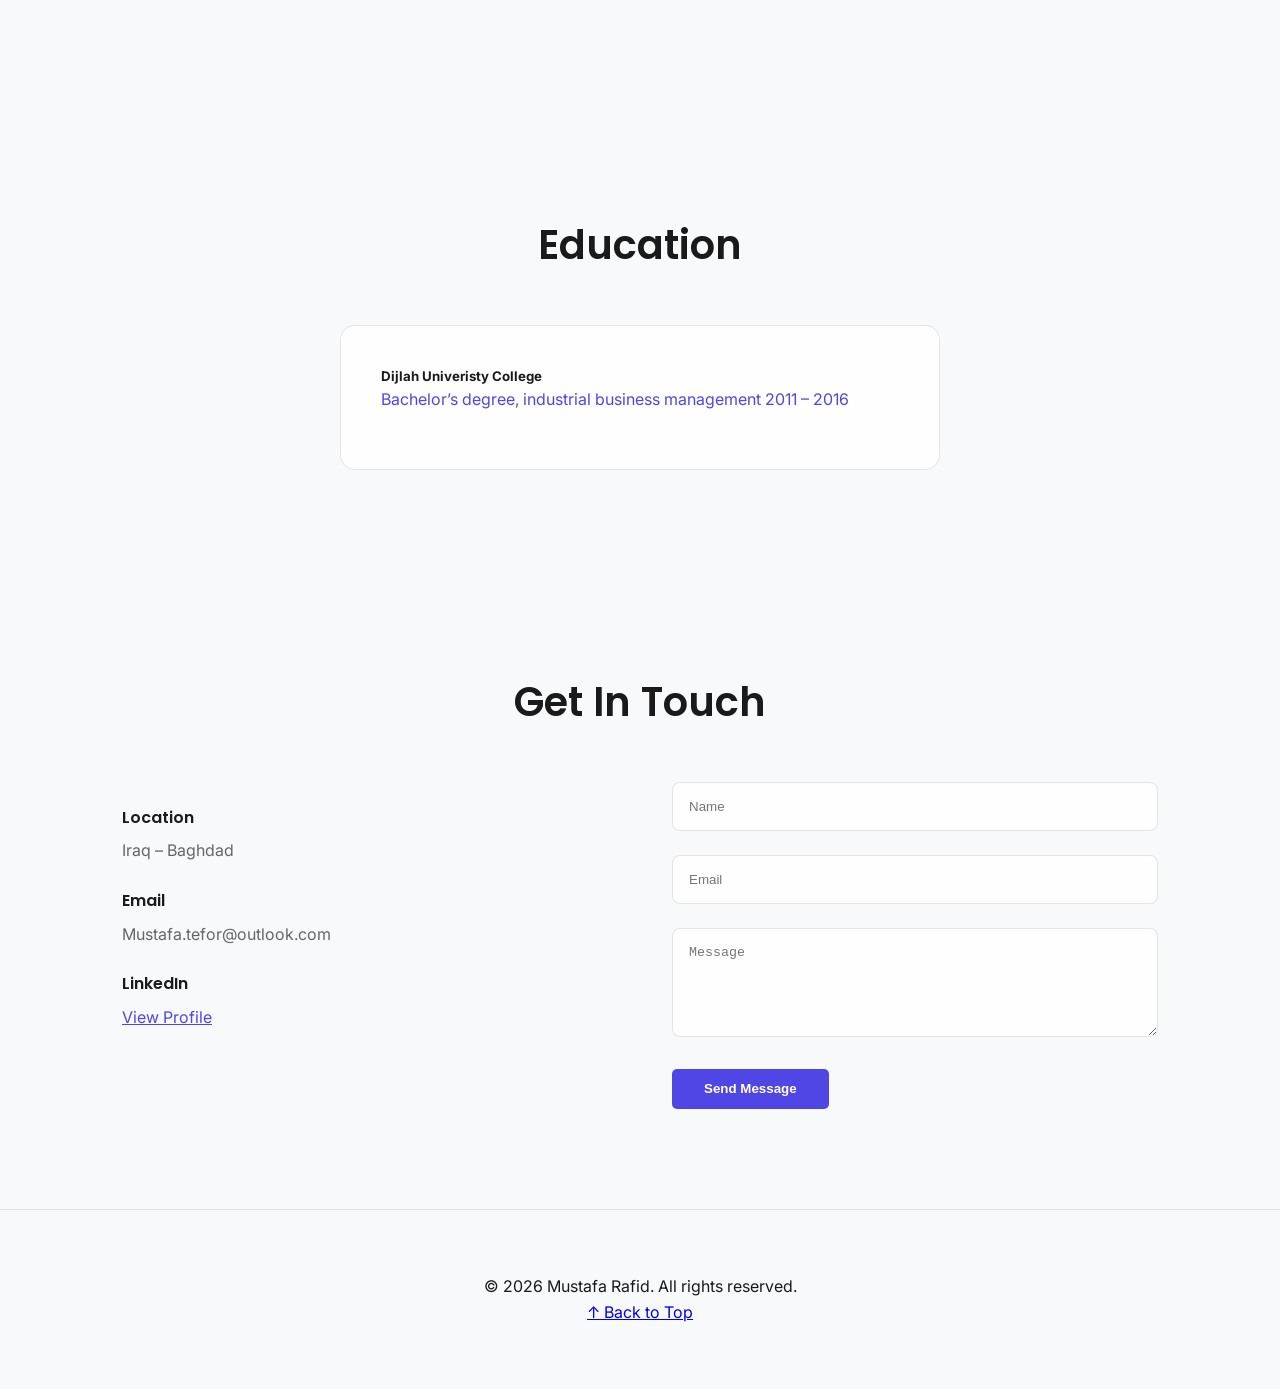
<file: post.html>
<!DOCTYPE html>
<html lang="en" data-theme="dark">

<head>
    <meta charset="UTF-8">
    <meta name="viewport" content="width=device-width, initial-scale=1.0">
    <title>Article | Alex Sterling</title>
    <link
        href="https://fonts.googleapis.com/css2?family=Inter:wght@300;400;600;700&family=Poppins:wght@400;600&display=swap"
        rel="stylesheet">
    <link rel="stylesheet" href="css/style.css">
</head>

<body>

    <nav class="navbar">
        <div class="container">
            <div class="logo">AS<span>.</span></div>
            <ul class="nav-links">
                <li><a href="index.html#about">About</a></li>
                <li><a href="index.html#projects">Projects</a></li>
                <li><a href="index.html#blog">Blog</a></li>
            </ul>
            <div class="theme-toggle" id="theme-toggle">
                <svg class="sun" xmlns="http://www.w3.org/2000/svg" width="24" height="24" viewBox="0 0 24 24"
                    fill="none" stroke="currentColor" stroke-width="2" stroke-linecap="round" stroke-linejoin="round">
                    <circle cx="12" cy="12" r="5"></circle>
                    <line x1="12" y1="1" x2="12" y2="3"></line>
                    <line x1="12" y1="21" x2="12" y2="23"></line>
                    <line x1="4.22" y1="4.22" x2="5.64" y2="5.64"></line>
                    <line x1="18.36" y1="18.36" x2="19.78" y2="19.78"></line>
                    <line x1="1" y1="12" x2="3" y2="12"></line>
                    <line x1="21" y1="12" x2="23" y2="12"></line>
                    <line x1="4.22" y1="19.78" x2="5.64" y2="18.36"></line>
                    <line x1="18.36" y1="5.64" x2="19.78" y2="4.22"></line>
                </svg>
                <svg class="moon" xmlns="http://www.w3.org/2000/svg" width="24" height="24" viewBox="0 0 24 24"
                    fill="none" stroke="currentColor" stroke-width="2" stroke-linecap="round" stroke-linejoin="round">
                    <path d="M21 12.79A9 9 0 1 1 11.21 3 7 7 0 0 0 21 12.79z"></path>
                </svg>
            </div>
        </div>
    </nav>

    <main id="post-container" class="fade-in">
        <header class="post-header">
            <div class="container">
                <h1 id="post-title">Loading...</h1>
                <p class="post-meta" id="post-date"></p>
            </div>
        </header>

        <article class="post-content container">
            <div id="post-body"></div>
        </article>

        <div class="container text-center" style="margin-bottom: 4rem;">
            <a href="index.html#blog" class="btn btn-outline">← Back to Blog</a>
        </div>
    </main>

    <footer class="footer">
        <div class="container">
            <p>&copy; 2026 Alex Sterling. All rights reserved.</p>
        </div>
    </footer>

    <script>
        document.addEventListener('DOMContentLoaded', async () => {
            // Theme Logic (duplicated for standalone page)
            const htmlElement = document.documentElement;
            const savedTheme = localStorage.getItem('theme') || 'dark';
            htmlElement.setAttribute('data-theme', savedTheme);

            document.getElementById('theme-toggle').addEventListener('click', () => {
                const current = htmlElement.getAttribute('data-theme');
                const next = current === 'dark' ? 'light' : 'dark';
                htmlElement.setAttribute('data-theme', next);
                localStorage.setItem('theme', next);
            });

            // Fetch Post Data
            const params = new URLSearchParams(window.location.search);
            const postId = parseInt(params.get('id'));

            if (!postId) {
                window.location.href = 'index.html';
                return;
            }

            try {
                let post;

                // Try fetching from API first
                try {
                    const response = await fetch(`/.netlify/functions/blog-api?id=${postId}`);
                    if (response.ok) {
                        post = await response.json();
                    }
                } catch (e) {
                    console.warn('API fetch failed, trying local JSON');
                }

                // Fallback to local JSON if API fails or returns nothing (for local testing)
                if (!post) {
                    const response = await fetch('data/blog.json');
                    const posts = await response.json();
                    post = posts.find(p => p.id === postId);
                }

                if (post) {
                    document.title = `${post.title} | Alex Sterling`;
                    document.getElementById('post-title').textContent = post.title;
                    document.getElementById('post-date').textContent = post.date;
                    document.getElementById('post-body').innerHTML = post.content;
                } else {
                    document.getElementById('post-title').textContent = 'Article not found';
                }
            } catch (error) {
                console.error('Error:', error);
            }
        });
    </script>
</body>

</html>
</file>
<file: css/style.css>
:root {
    /* Dark Theme (Default) */
    --bg-color: #0a0a0c;
    --card-bg: rgba(22, 22, 26, 0.7);
    /* More efficient transparent background */
    --text-main: #f8f9fa;
    --text-muted: #a0a0a8;
    --accent: #6366f1;
    --accent-hover: #4f46e5;
    --border: rgba(255, 255, 255, 0.1);
    --nav-bg: rgba(10, 10, 12, 0.8);
}

[data-theme="light"] {
    --bg-color: #f8f9fa;
    --card-bg: rgba(255, 255, 255, 0.8);
    --text-main: #1a1a1a;
    --text-muted: #666666;
    --accent: #4f46e5;
    --accent-hover: #3730a3;
    --border: rgba(0, 0, 0, 0.1);
    --nav-bg: rgba(248, 249, 250, 0.8);
}

* {
    margin: 0;
    padding: 0;
    box-sizing: border-box;
}

html {
    scroll-behavior: smooth;
}

body {
    background-color: var(--bg-color);
    color: var(--text-main);
    font-family: 'Inter', sans-serif;
    line-height: 1.6;
    transition: background 0.3s ease;
    overflow-x: hidden;
    /* Prevent horizontal scroll */
}

/* Background Canvas */
#bg-canvas {
    position: fixed;
    top: 0;
    left: 0;
    width: 100%;
    height: 100%;
    z-index: -1;
    /* Behind everything */
    pointer-events: none;
    /* Let clicks pass through */
}

h1,
h2,
h3,
h4,
.logo {
    font-family: 'Poppins', sans-serif;
    font-weight: 600;
}

.container {
    max-width: 1100px;
    margin: 0 auto;
    padding: 0 2rem;
}

.section {
    padding: 100px 0;
}

.text-center {
    text-align: center;
}

.grid {
    display: grid;
    grid-template-columns: 1fr 1fr;
    gap: 4rem;
    align-items: center;
}

/* Navbar */
.navbar {
    position: fixed;
    top: 0;
    width: 100%;
    z-index: 1000;
    background: var(--nav-bg);
    backdrop-filter: blur(10px);
    padding: 1.5rem 0;
    border-bottom: 1px solid var(--border);
}

.navbar .container {
    display: flex;
    justify-content: space-between;
    align-items: center;
}

.logo-link {
    display: flex;
    align-items: center;
}

.logo-img {
    height: 80px;
    /* Increased size */
    width: auto;
    transition: transform 0.3s;
}

.logo-img:hover {
    transform: scale(1.1);
}

.nav-links {
    display: flex;
    list-style: none;
    gap: 2rem;
}

.nav-links a {
    text-decoration: none;
    color: var(--text-main);
    font-weight: 500;
    font-size: 0.9rem;
    transition: color 0.3s;
}

.nav-links a:hover {
    color: var(--accent);
}

/* Theme Toggle */
.theme-toggle {
    cursor: pointer;
    width: 24px;
    height: 24px;
}

.theme-toggle svg {
    color: var(--text-main);
    display: none;
}

[data-theme="dark"] .moon {
    display: block;
}

[data-theme="light"] .sun {
    display: block;
}

/* Hamburger */
.hamburger {
    display: none;
    flex-direction: column;
    cursor: pointer;
}

.hamburger span {
    width: 25px;
    height: 3px;
    background: var(--text-main);
    margin: 2px 0;
    transition: 0.3s;
}

/* Hero */
.hero {
    height: 100vh;
    display: flex;
    align-items: center;
}

.hero .container.grid {
    align-items: center;
}

.hero h1 {
    font-size: 3.5rem;
    margin-bottom: 1rem;
    letter-spacing: -2px;
}

.hero .role {
    font-size: 1.2rem;
    color: var(--accent);
    margin-bottom: 1.5rem;
}

.hero-image .img-wrapper {
    padding: 10px;
    background: rgba(255, 255, 255, 0.03);
    border-radius: 30px;
}

.hero-image img {
    width: 100%;
    border-radius: 20px;
    filter: brightness(1.1);
    box-shadow: 0 0 20px rgba(99, 102, 241, 0.2);
}

.ai-image {
    position: relative;
    overflow: hidden;
}

.ai-overlay {
    position: absolute;
    bottom: 30px;
    left: 50%;
    transform: translateX(-50%);
    background: rgba(99, 102, 241, 0.85);
    color: white;
    padding: 8px 20px;
    border-radius: 30px;
    font-size: 0.85rem;
    font-weight: 600;
    backdrop-filter: blur(5px);
    border: 1px solid rgba(255, 255, 255, 0.2);
    white-space: nowrap;
    animation: pulse 2s infinite;
}

@keyframes pulse {
    0% {
        box-shadow: 0 0 0 0 rgba(99, 102, 241, 0.4);
    }

    70% {
        box-shadow: 0 0 0 10px rgba(99, 102, 241, 0);
    }

    100% {
        box-shadow: 0 0 0 0 rgba(99, 102, 241, 0);
    }
}

.hero .intro {
    max-width: 600px;
    font-size: 1.1rem;
    color: var(--text-muted);
    margin-bottom: 2.5rem;
}

.hero-btns {
    display: flex;
    gap: 1.5rem;
    flex-wrap: wrap;
    margin-bottom: 2rem;
}

.hero-socials {
    display: flex;
    gap: 1.5rem;
    font-size: 1.5rem;
}

.hero-socials a {
    color: var(--text-muted);
    transition: 0.3s;
}

.hero-socials a:hover {
    color: var(--accent);
    transform: translateY(-3px);
}

.btn {
    padding: 0.8rem 2rem;
    border-radius: 5px;
    text-decoration: none;
    font-weight: 600;
    transition: 0.3s;
    display: inline-block;
    cursor: pointer;
    border: none;
}

.btn-sm {
    padding: 0.5rem 1.5rem;
    font-size: 0.9rem;
}

.btn-primary {
    background: var(--accent);
    color: white;
}

.btn-primary:hover {
    background: var(--accent-hover);
    transform: translateY(-2px);
}

.btn-outline {
    border: 1px solid var(--border);
    color: var(--text-main);
    background: transparent;
}

.btn-outline:hover {
    border-color: var(--accent);
    color: var(--accent);
    transform: translateY(-2px);
}

/* Cards & Layouts */
.section-title {
    font-size: 2.5rem;
    margin-bottom: 3rem;
}

.img-wrapper {
    position: relative;
    padding: 15px;
    background: rgba(255, 255, 255, 0.05);
    border-radius: 25px;
    backdrop-filter: blur(15px);
    border: 1px solid rgba(255, 255, 255, 0.1);
    box-shadow: 0 25px 50px -12px rgba(0, 0, 0, 0.5);
}

.about-image img {
    width: 100%;
    border-radius: 20px;
    transition: transform 0.3s;
}

.about-image img:hover {
    transform: scale(1.02);
}

.timeline-content ul {
    list-style: none;
    padding-left: 0;
}

.timeline-content li {
    margin-bottom: 0.8rem;
    color: var(--text-muted);
    font-size: 0.95rem;
}

.timeline-content h4 {
    color: var(--accent);
    margin-bottom: 0.5rem;
}

.timeline-content p {
    font-weight: 500;
    margin-bottom: 0.5rem;
}

/* Projects Section specific */
.project-img {
    height: 200px;
    width: 100%;
    margin-bottom: 1.5rem;
    border-radius: 10px;
    overflow: hidden;
}

.project-img img {
    width: 100%;
    height: 100%;
    object-fit: cover;
    transition: transform 0.5s;
}

.project-card:hover .project-img img {
    transform: scale(1.1);
}

/* Skill Bars */
.skill-item {
    margin-bottom: 1.5rem;
}

.skill-info {
    display: flex;
    justify-content: space-between;
    margin-bottom: 0.5rem;
    font-weight: 500;
}

.skill-bar {
    height: 8px;
    background: rgba(255, 255, 255, 0.1);
    border-radius: 4px;
    overflow: hidden;
}

.skill-progress {
    height: 100%;
    background: var(--accent);
    border-radius: 4px;
    width: 0;
    transition: width 1.5s ease-in-out;
}

/* Stat Grid for Skills */
.stats-grid {
    display: grid;
    grid-template-columns: repeat(auto-fit, minmax(200px, 1fr));
    gap: 2rem;
    margin-top: 3rem;
}

.stat-card {
    background: rgba(99, 102, 241, 0.1);
    padding: 2rem;
    border-radius: 15px;
    text-align: center;
    border: 1px solid rgba(99, 102, 241, 0.2);
}

.stat-number {
    font-size: 2.5rem;
    font-weight: 700;
    color: var(--accent);
    margin-bottom: 0.5rem;
}

.objective-card {
    background: var(--card-bg);
    padding: 2rem;
    border-radius: 15px;
    margin-top: 2rem;
    border-left: 4px solid var(--accent);
    backdrop-filter: blur(5px);
}

.skills-grid,
.projects-grid,
.services-grid,
.blog-grid {
    display: grid;
    grid-template-columns: repeat(auto-fit, minmax(300px, 1fr));
    gap: 2rem;
}

.skill-category,
.project-card,
.service-card,
.blog-post {
    background: var(--card-bg);
    padding: 2.5rem;
    border-radius: 15px;
    border: 1px solid var(--border);
    transition: transform 0.3s, border 0.3s;
    backdrop-filter: blur(5px);
    display: flex;
    flex-direction: column;
}

.project-card:hover,
.blog-post:hover {
    transform: translateY(-10px);
    border-color: var(--accent);
}

.blog-post {
    justify-content: space-between;
}

.tags span {
    font-size: 0.75rem;
    background: rgba(99, 102, 241, 0.1);
    color: var(--accent);
    padding: 4px 10px;
    border-radius: 20px;
    margin-right: 5px;
}

/* Blog specific */
.blog-post .post-date {
    font-size: 0.85rem;
    color: var(--accent);
    margin-bottom: 0.5rem;
    font-weight: 600;
}

.blog-post h4 {
    font-size: 1.4rem;
    margin-bottom: 1rem;
    color: var(--text-main);
}

.blog-post p {
    color: var(--text-muted);
    font-size: 0.95rem;
    margin-bottom: 1.5rem;
}

.blog-post .read-more {
    align-self: flex-start;
    margin-top: auto;
}

/* Post Page Specific */
.post-header {
    margin-top: 80px;
    /* offset for fixed nav */
    padding: 60px 0;
    text-align: center;
    border-bottom: 1px solid var(--border);
}

.post-header h1 {
    font-size: 3rem;
    margin-bottom: 1rem;
}

.post-meta {
    color: var(--accent);
    font-weight: 600;
}

.post-content {
    padding: 4rem 0;
    max-width: 800px;
    margin: 0 auto;
    font-size: 1.1rem;
}

.post-content h2 {
    margin-top: 2rem;
    margin-bottom: 1rem;
    font-size: 1.8rem;
}

.post-content p {
    margin-bottom: 1.5rem;
    color: var(--text-muted);
}

.post-content ul {
    margin-bottom: 1.5rem;
    margin-left: 2rem;
    color: var(--text-muted);
}

.post-content code {
    background: rgba(255, 255, 255, 0.1);
    padding: 0.2rem 0.4rem;
    border-radius: 4px;
    font-family: monospace;
}

.post-content pre {
    background: #111;
    padding: 1.5rem;
    border-radius: 10px;
    overflow-x: auto;
    margin-bottom: 1.5rem;
}


/* Timeline */
.timeline {
    max-width: 800px;
    margin: 0 auto;
}

.timeline-item {
    display: flex;
    margin-bottom: 3rem;
}

.timeline-date {
    min-width: 150px;
    font-weight: 600;
    color: var(--accent);
}

/* Form */
.contact-form .form-group {
    margin-bottom: 1.5rem;
}

.contact-form input,
.contact-form textarea {
    width: 100%;
    padding: 1rem;
    background: var(--card-bg);
    border: 1px solid var(--border);
    color: var(--text-main);
    border-radius: 8px;
}

.social-links .links a {
    display: block;
    margin-bottom: 1rem;
    color: var(--accent);
    text-decoration: none;
    font-weight: 600;
}

.footer {
    padding: 4rem 0;
    border-top: 1px solid var(--border);
    text-align: center;
}

/* Animations */
.reveal {
    opacity: 0;
    transform: translateY(30px);
    transition: all 0.8s ease-out;
}

.reveal.active {
    opacity: 1;
    transform: translateY(0);
}

/* Contact Info Layout */
.contact-wrapper .contact-info {
    margin-bottom: 2rem;
}

.contact-info .info-item {
    margin-bottom: 1.5rem;
}

.contact-info .info-item h4 {
    color: var(--text-main);
    margin-bottom: 0.5rem;
}

.contact-info .info-item p {
    color: var(--text-muted);
}


/* Responsive */
@media (max-width: 768px) {
    .grid {
        grid-template-columns: 1fr;
    }

    .hero h1 {
        font-size: 2.8rem;
    }

    .nav-links {
        display: none;
        flex-direction: column;
        position: absolute;
        top: 70px;
        left: 0;
        width: 100%;
        background: var(--card-bg);
        padding: 2rem;
        border-bottom: 1px solid var(--border);
        backdrop-filter: blur(10px);
    }

    .nav-links.active {
        display: flex;
    }

    .hamburger {
        display: flex;
    }
}
</file>
